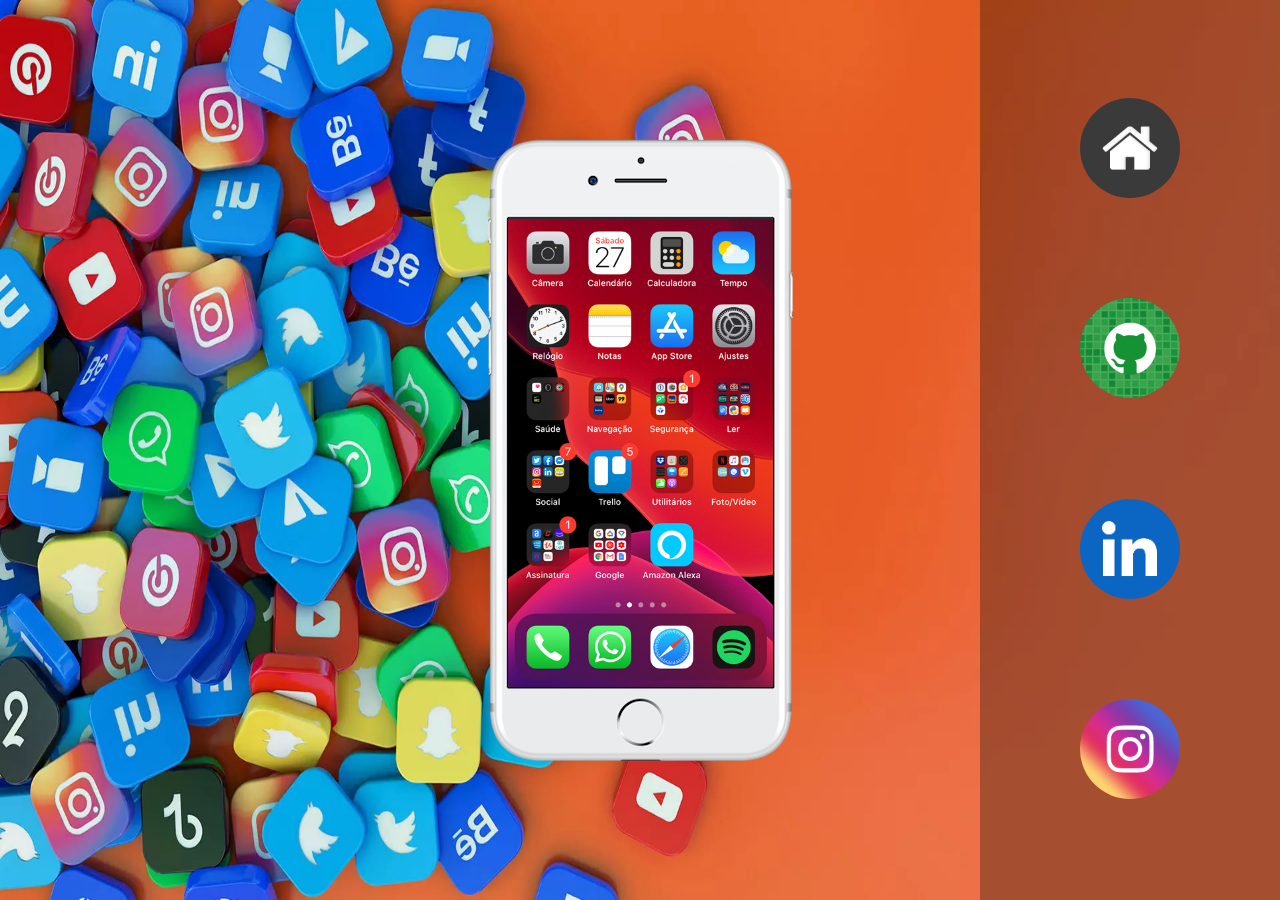
<file: index.html>
<!DOCTYPE html>
<html lang="pt-br">
<head>
    <meta charset="UTF-8">
    <meta name="viewport" content="width=device-width, initial-scale=1.0">
    <title>Redes Sociais</title>
    <link rel="shortcut icon" href="imagens/favicon_arroba.ico" type="image/x-icon">
    <link rel="stylesheet" href="estilos/style.css">
    <link rel="stylesheet" href="estilos/responsividade.css">
</head>
<body>
    <main>
        <iframe src="paginas/home.html" frameborder="0" name="celular"></iframe>
    </main>
    <nav>
        <button><a href="paginas/home.html" target="celular"><img src="imagens/logo-home.jpg" alt="Logo Home"></a></button>

        <button><a href="paginas/github.html" target="celular"><img src="imagens/logo-github.jpg" alt="Logo do Github"></a></button>

        <button><a href="paginas/linkedin.html" target="celular"><img src="imagens/logo-linkedin.png" alt="Logo do Linkedin"></a></button>

        <button><a href="paginas/instagram.html" target="celular"><img src="imagens/logo-instagram.jpg" alt="Logo do Instagram"></a></button>
    </nav>
</body>
</html>
</file>
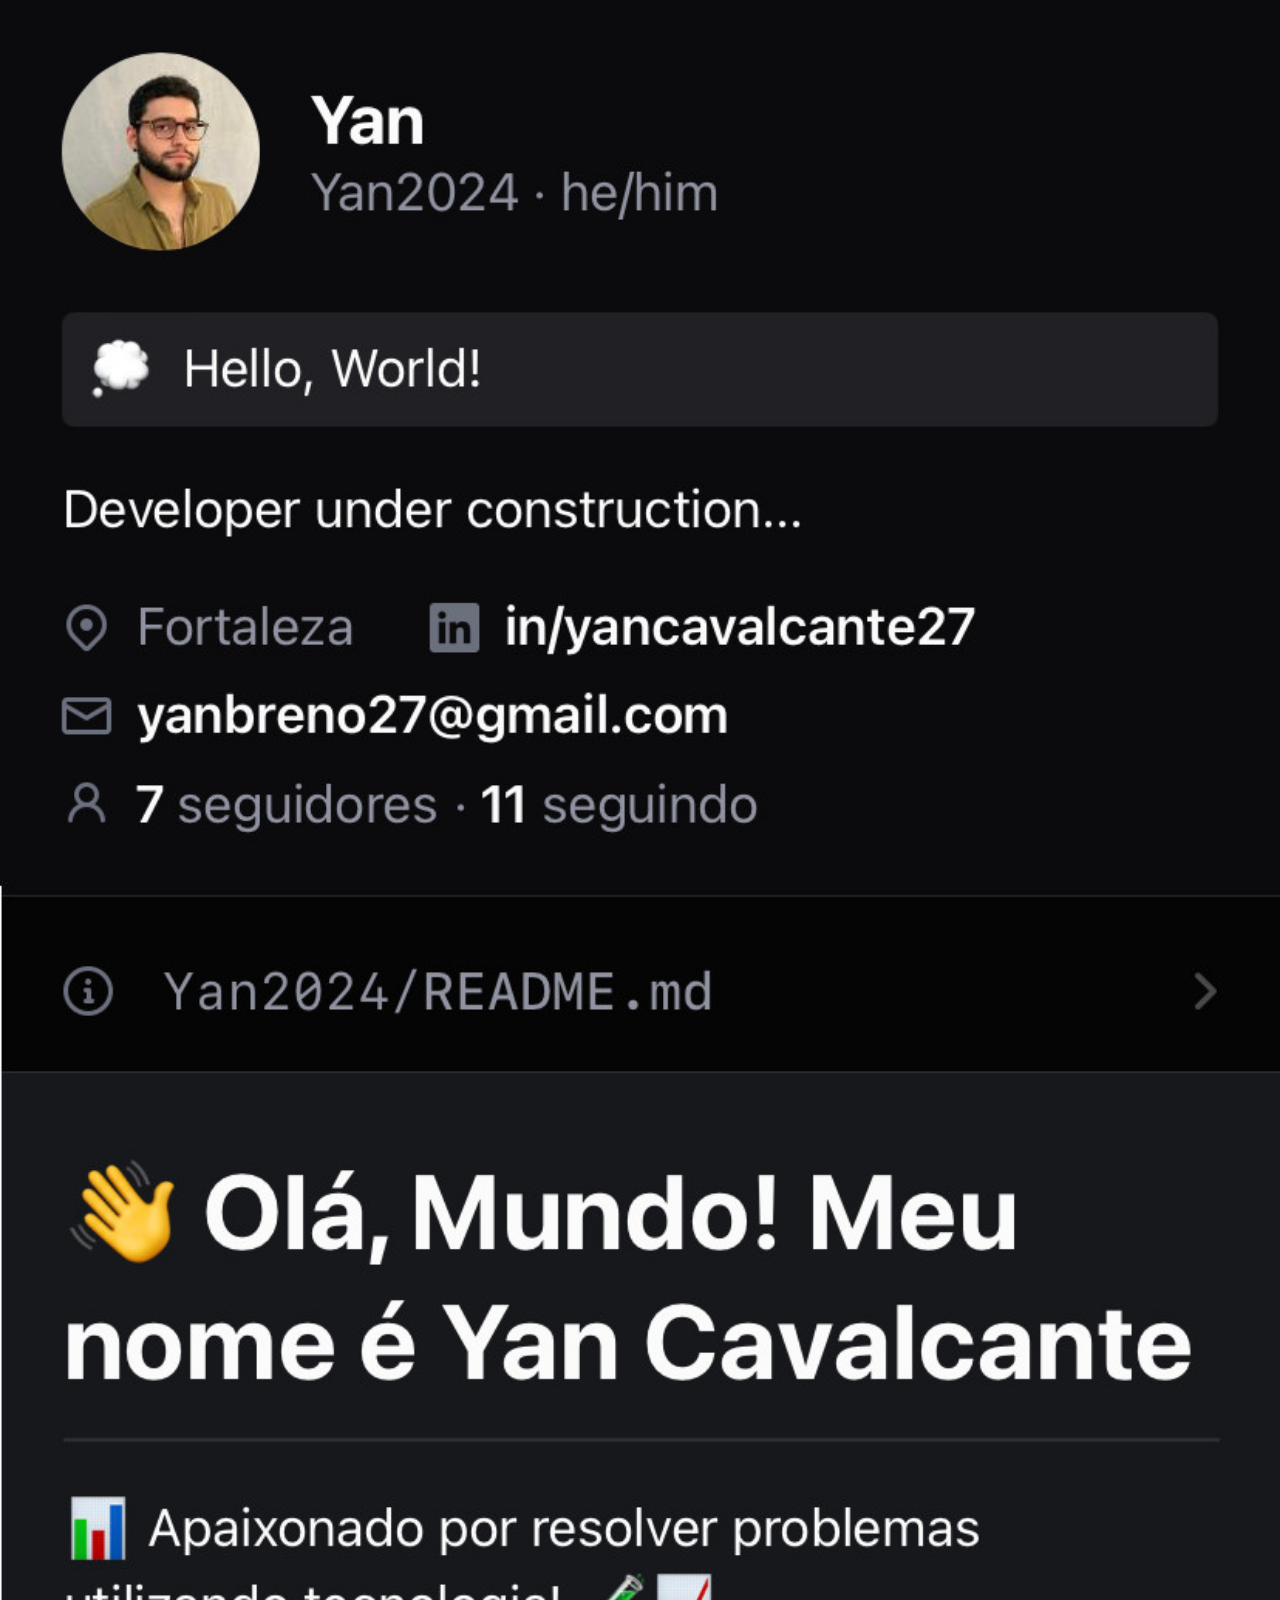
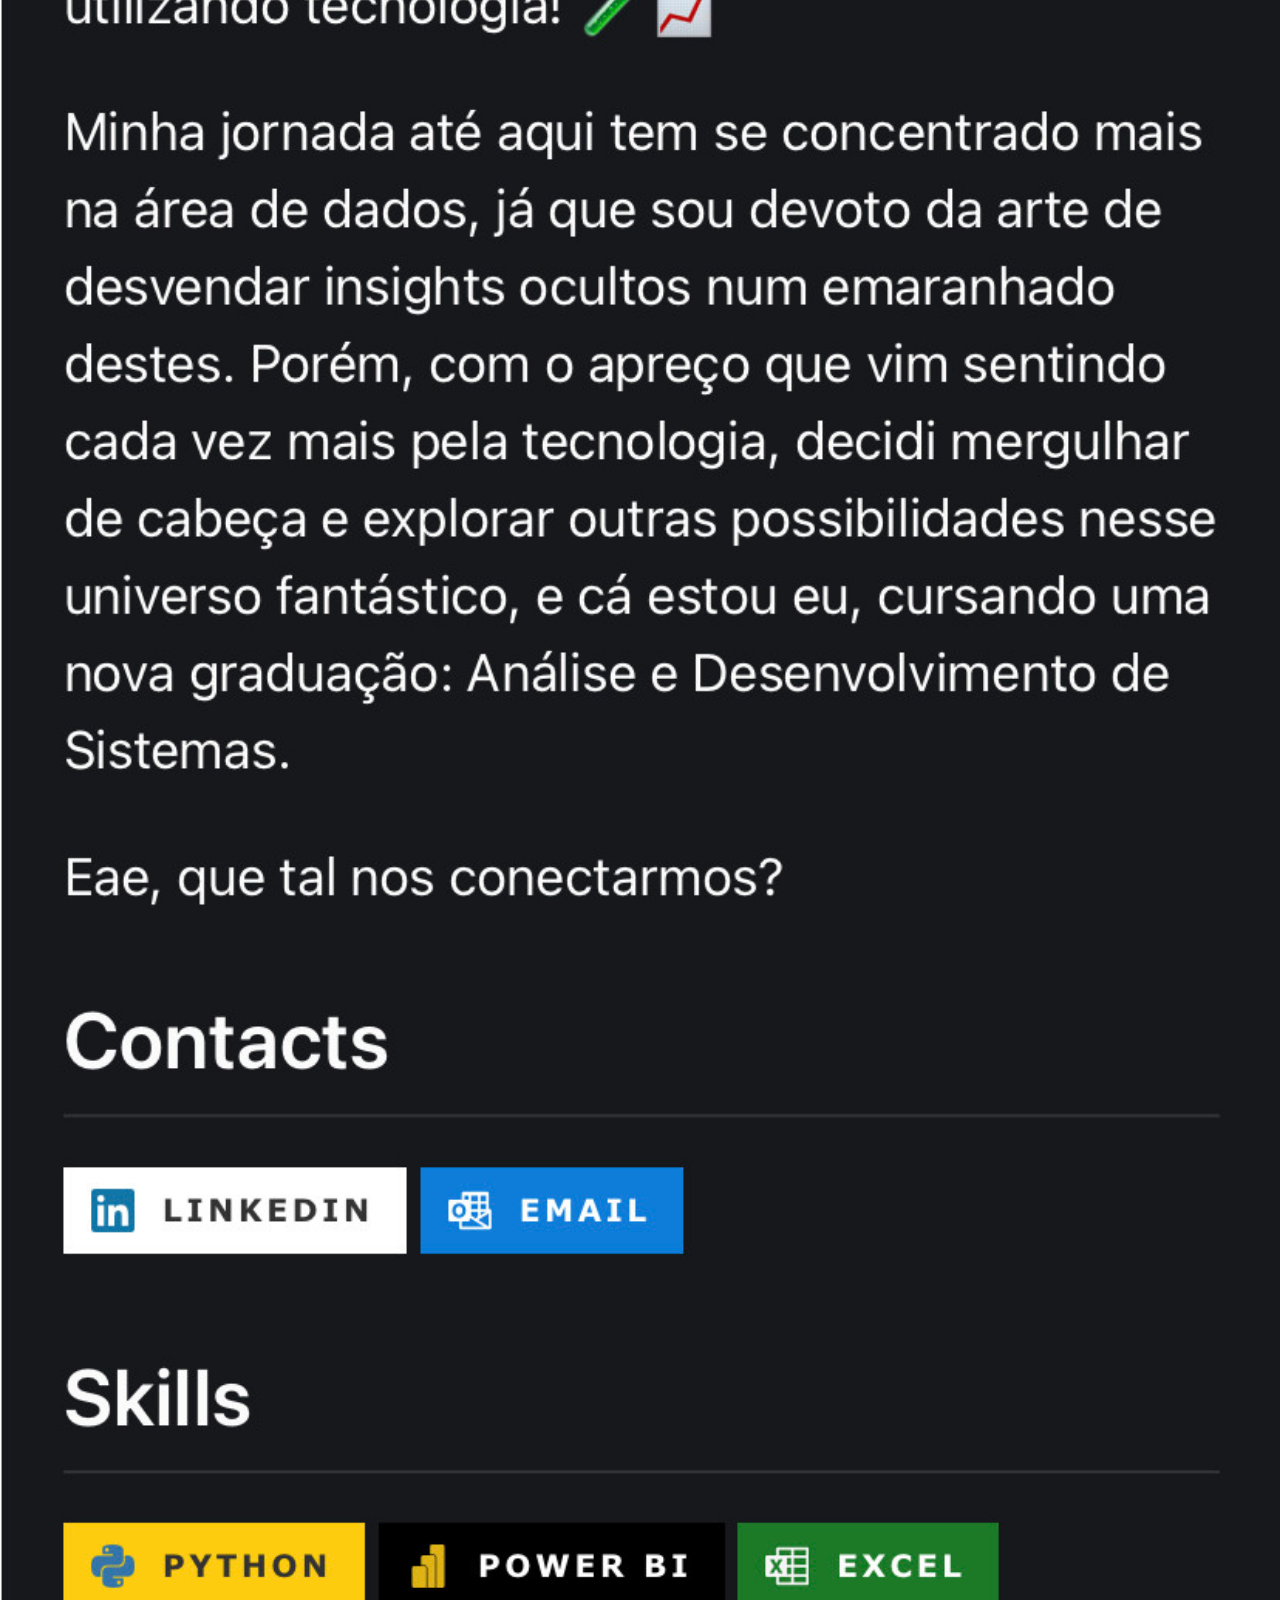
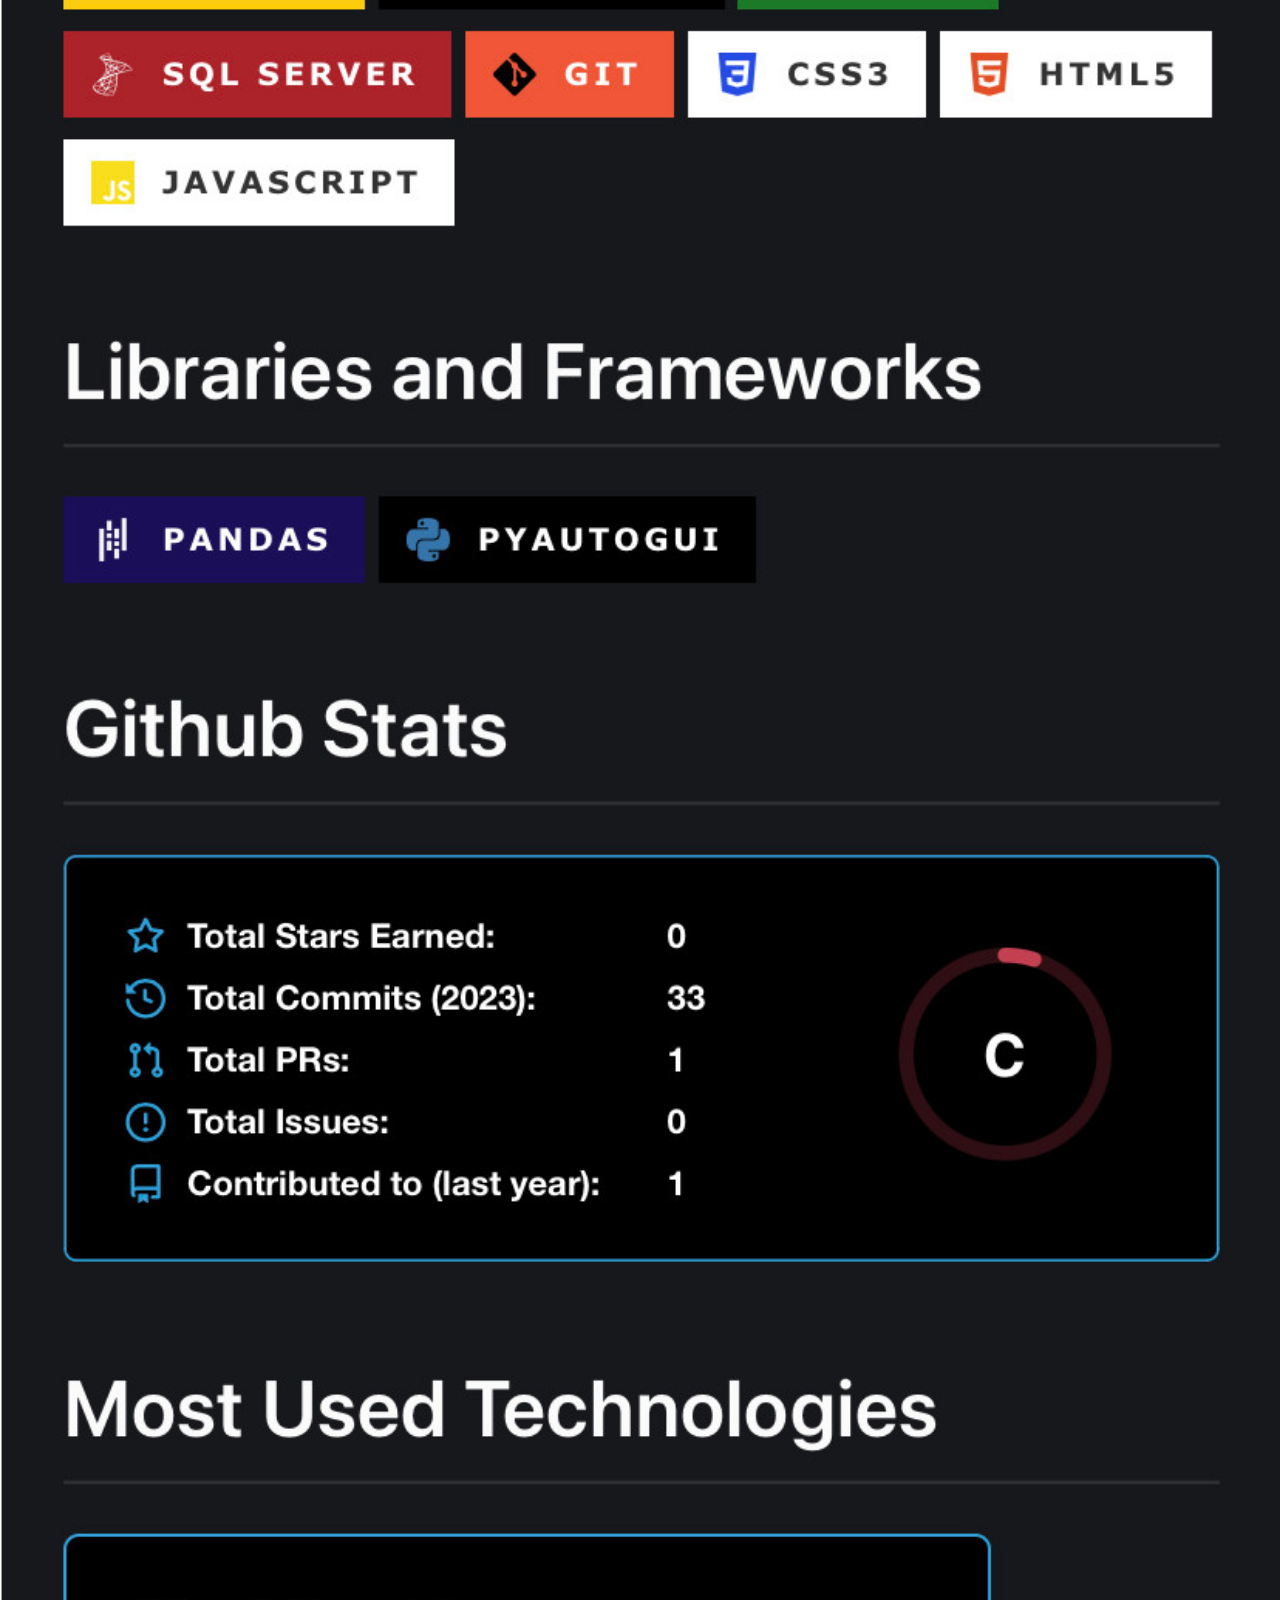
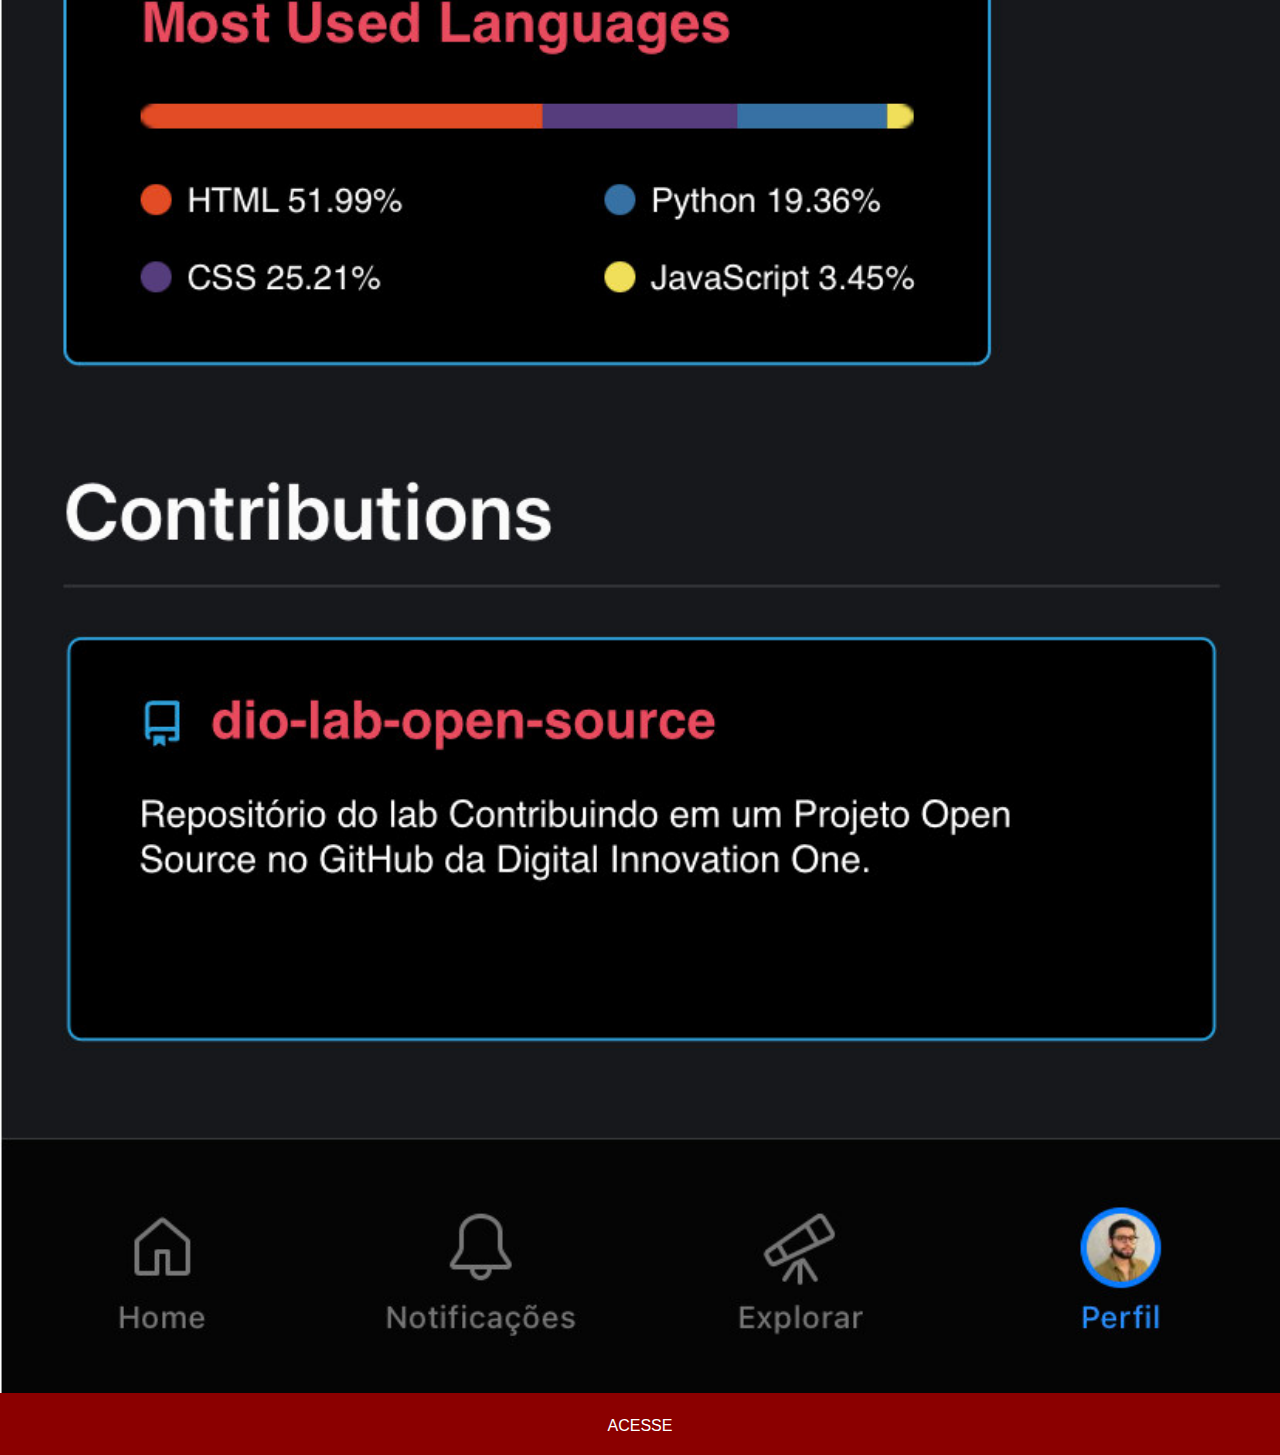
<file: paginas/github.html>
<!DOCTYPE html>
<html lang="pt-br">
<head>
    <meta charset="UTF-8">
    <meta name="viewport" content="width=device-width, initial-scale=1.0">
    <link rel="stylesheet" href="../estilos/style2.css">
    <title>Github</title>
</head>
<body>
    <img src="../imagens/tela-github.jpg" alt="">
    <a href="https://github.com/Yan2024" target="_blank"><p>ACESSE</p></a>
</body>
</html>
</file>
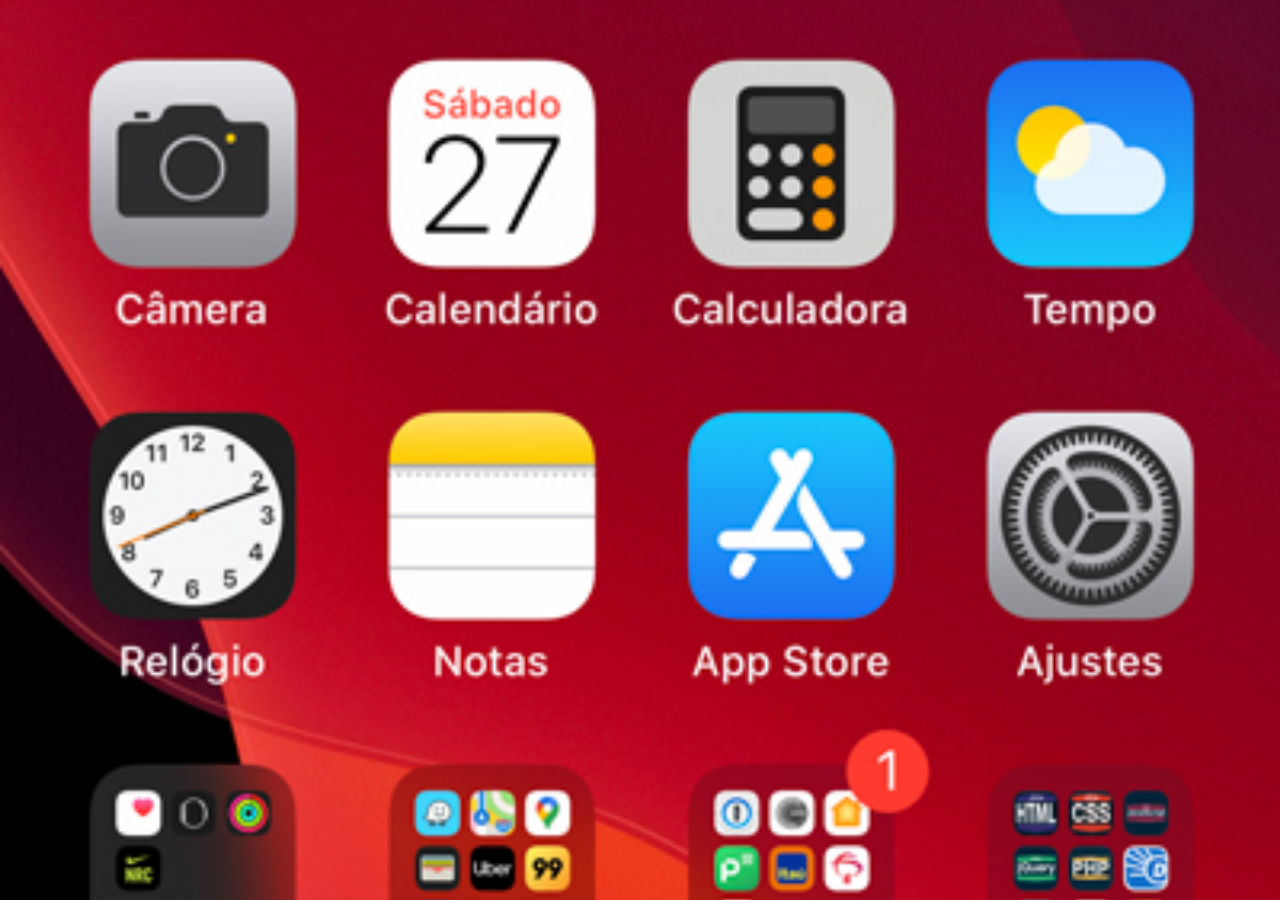
<file: paginas/home.html>
<!DOCTYPE html>
<html lang="pt-br">
<head>
    <meta charset="UTF-8">
    <meta name="viewport" content="width=device-width, initial-scale=1.0">
    <link rel="stylesheet" href="../estilos/style.css">
    <title>Imagem Home</title>
    <style> 
        body {
            height: 60vh;
            width: 100vw;
            overflow: hidden;
            background-image: url(../imagens/tela-home.jpg);
            background-size: cover;
            background-repeat: no-repeat;
        }
    </style>
</head>
<body>
    
</body>
</html>
</file>
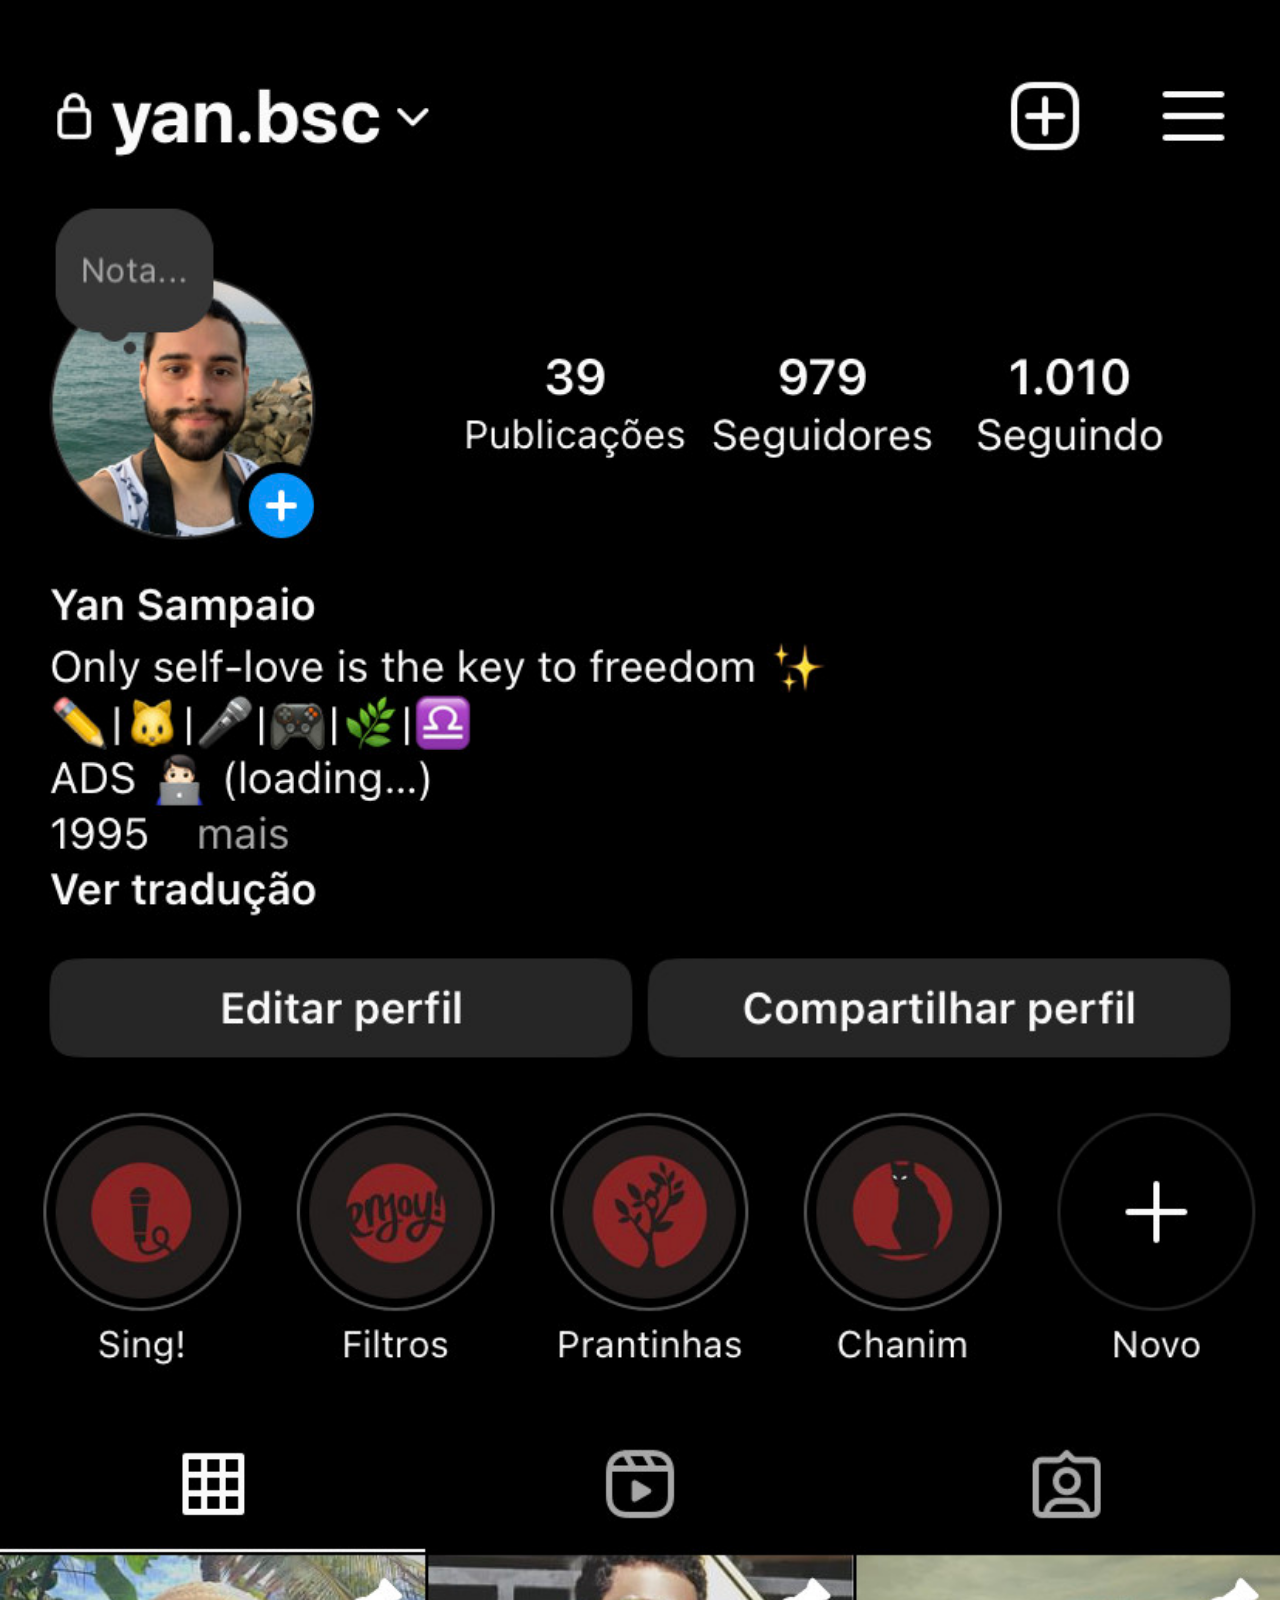
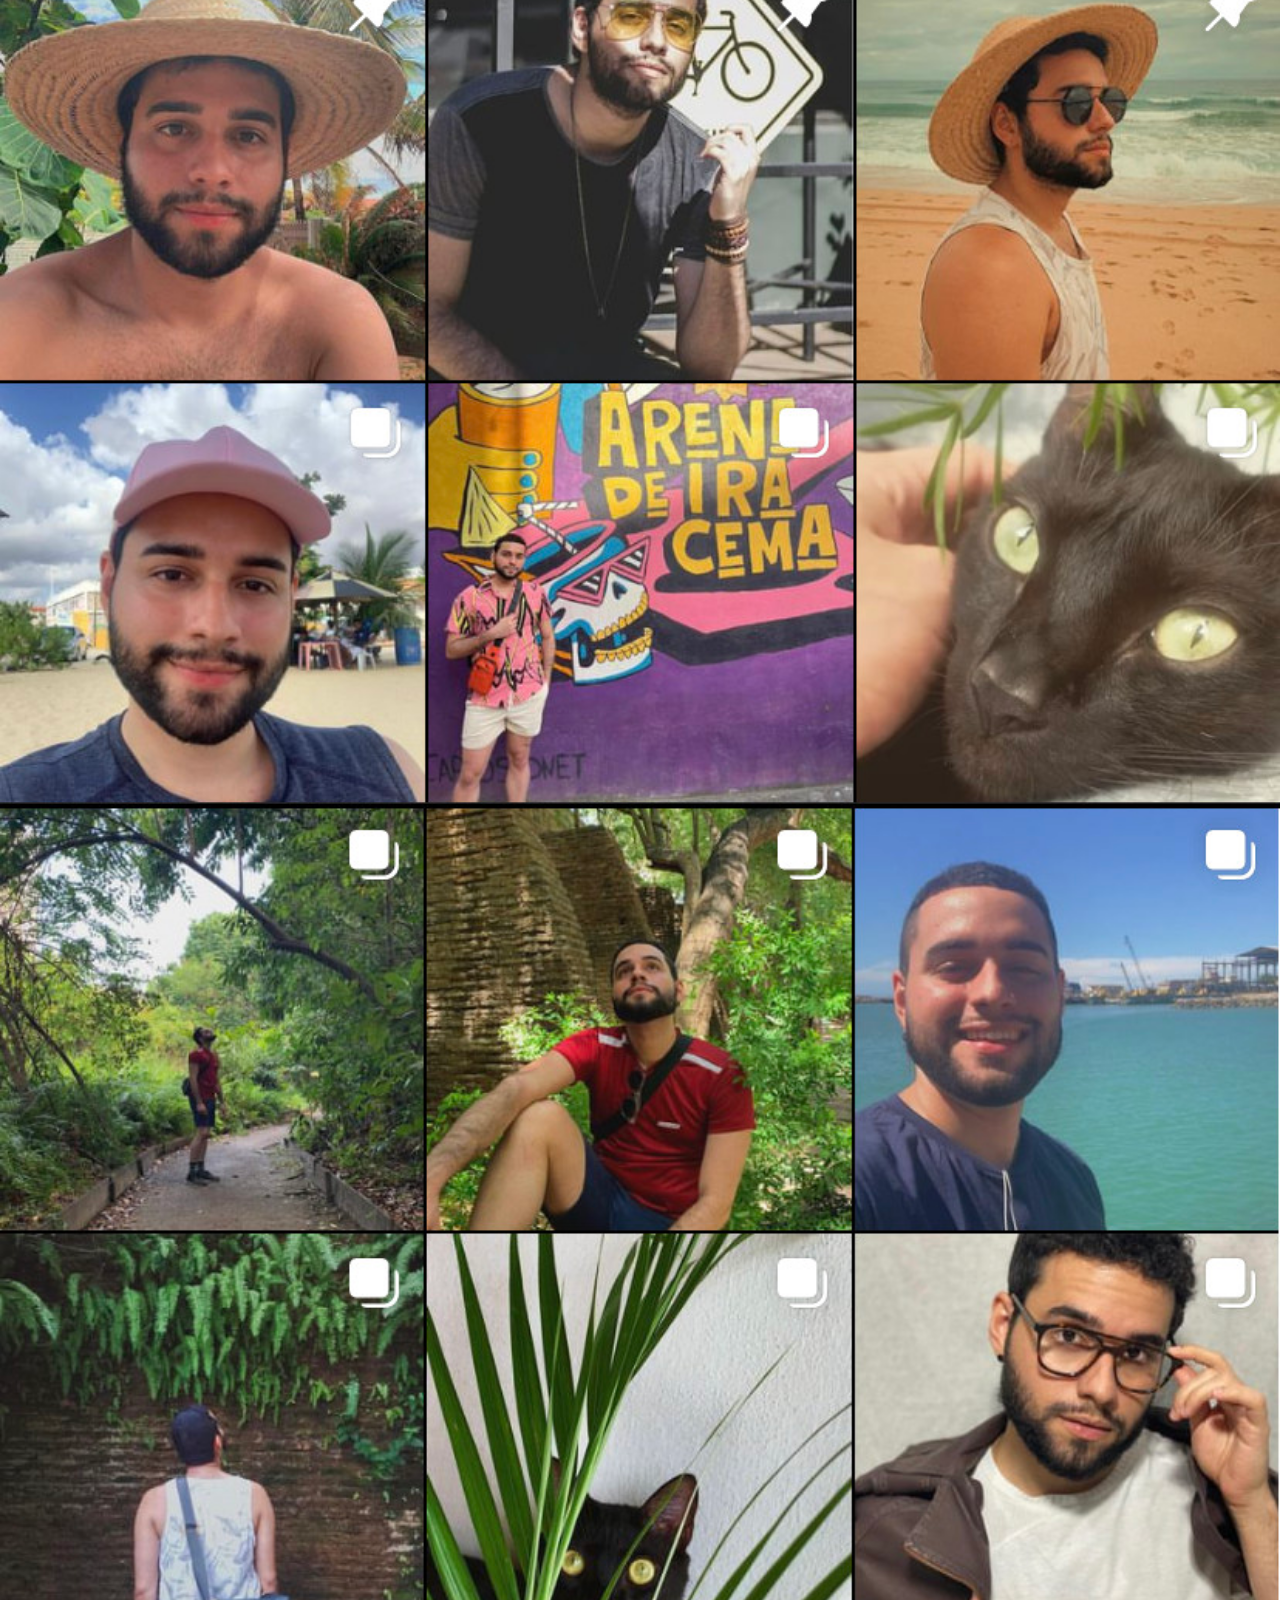
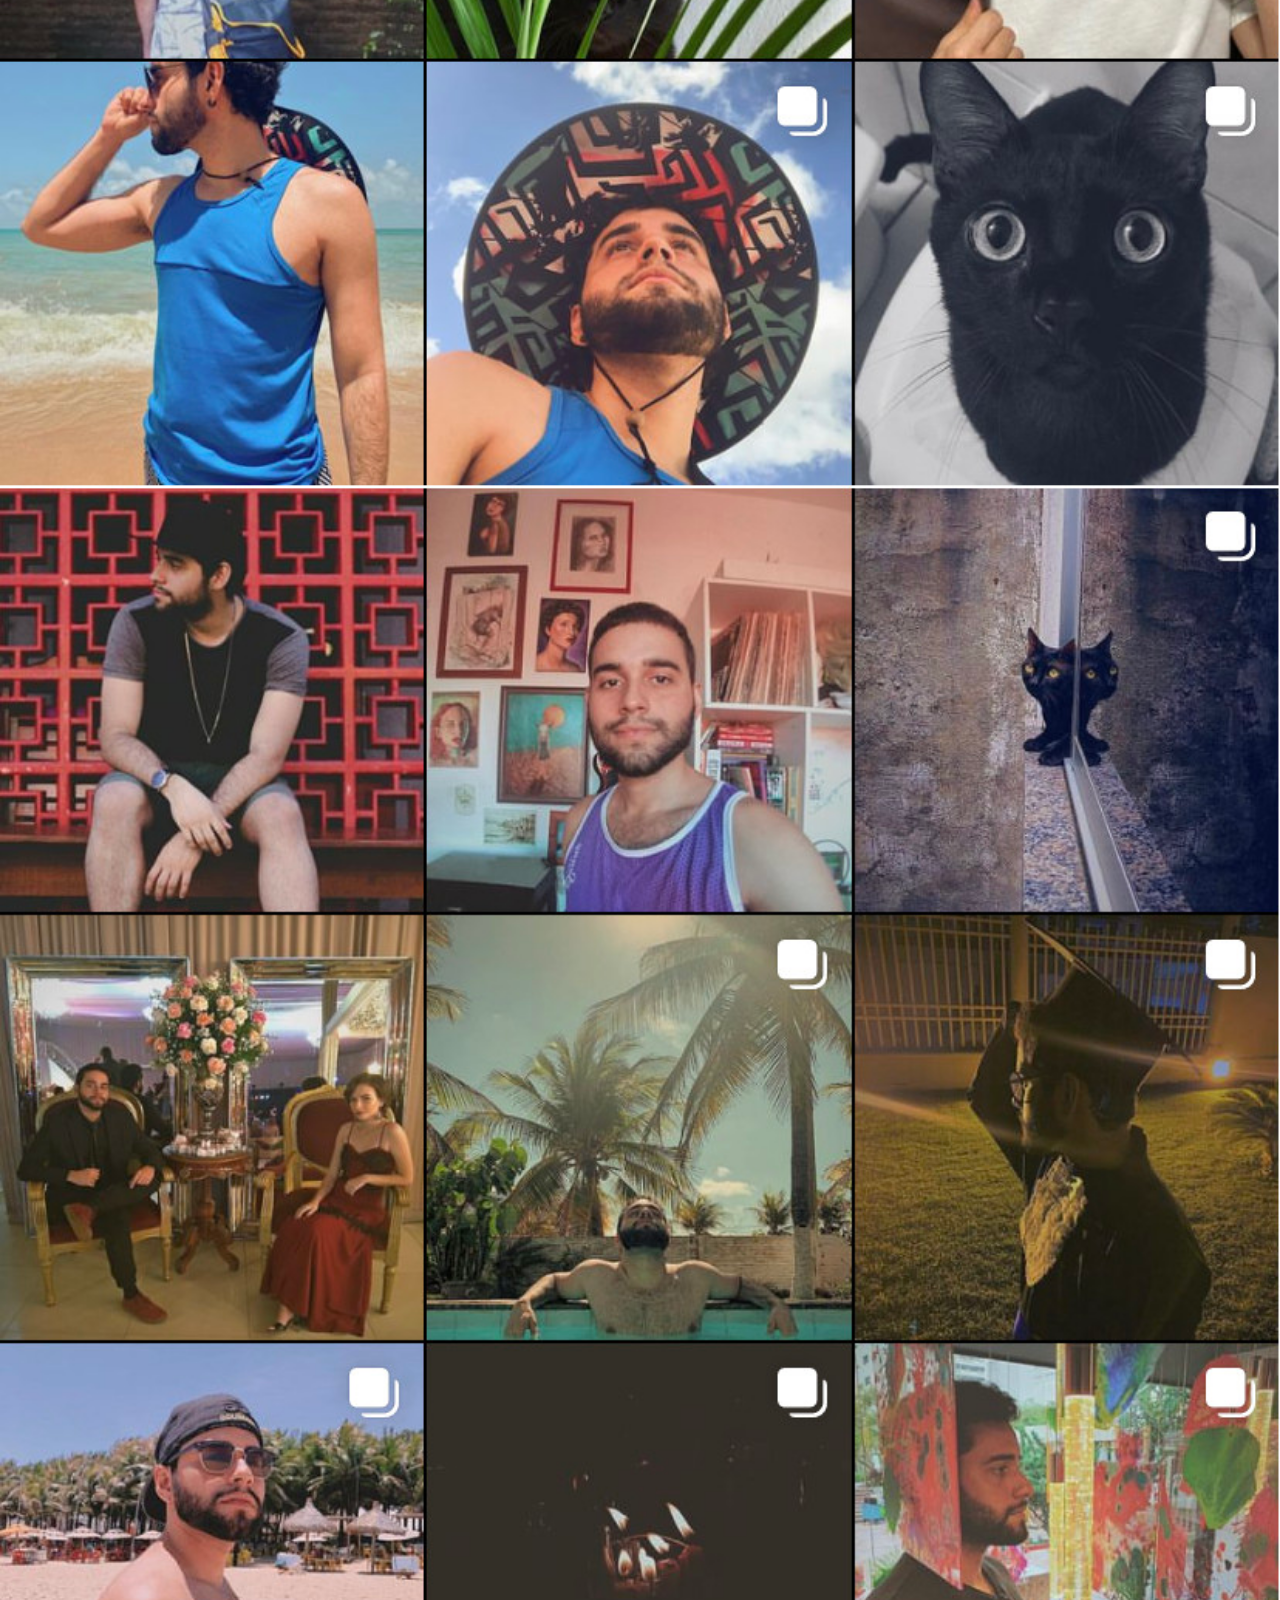
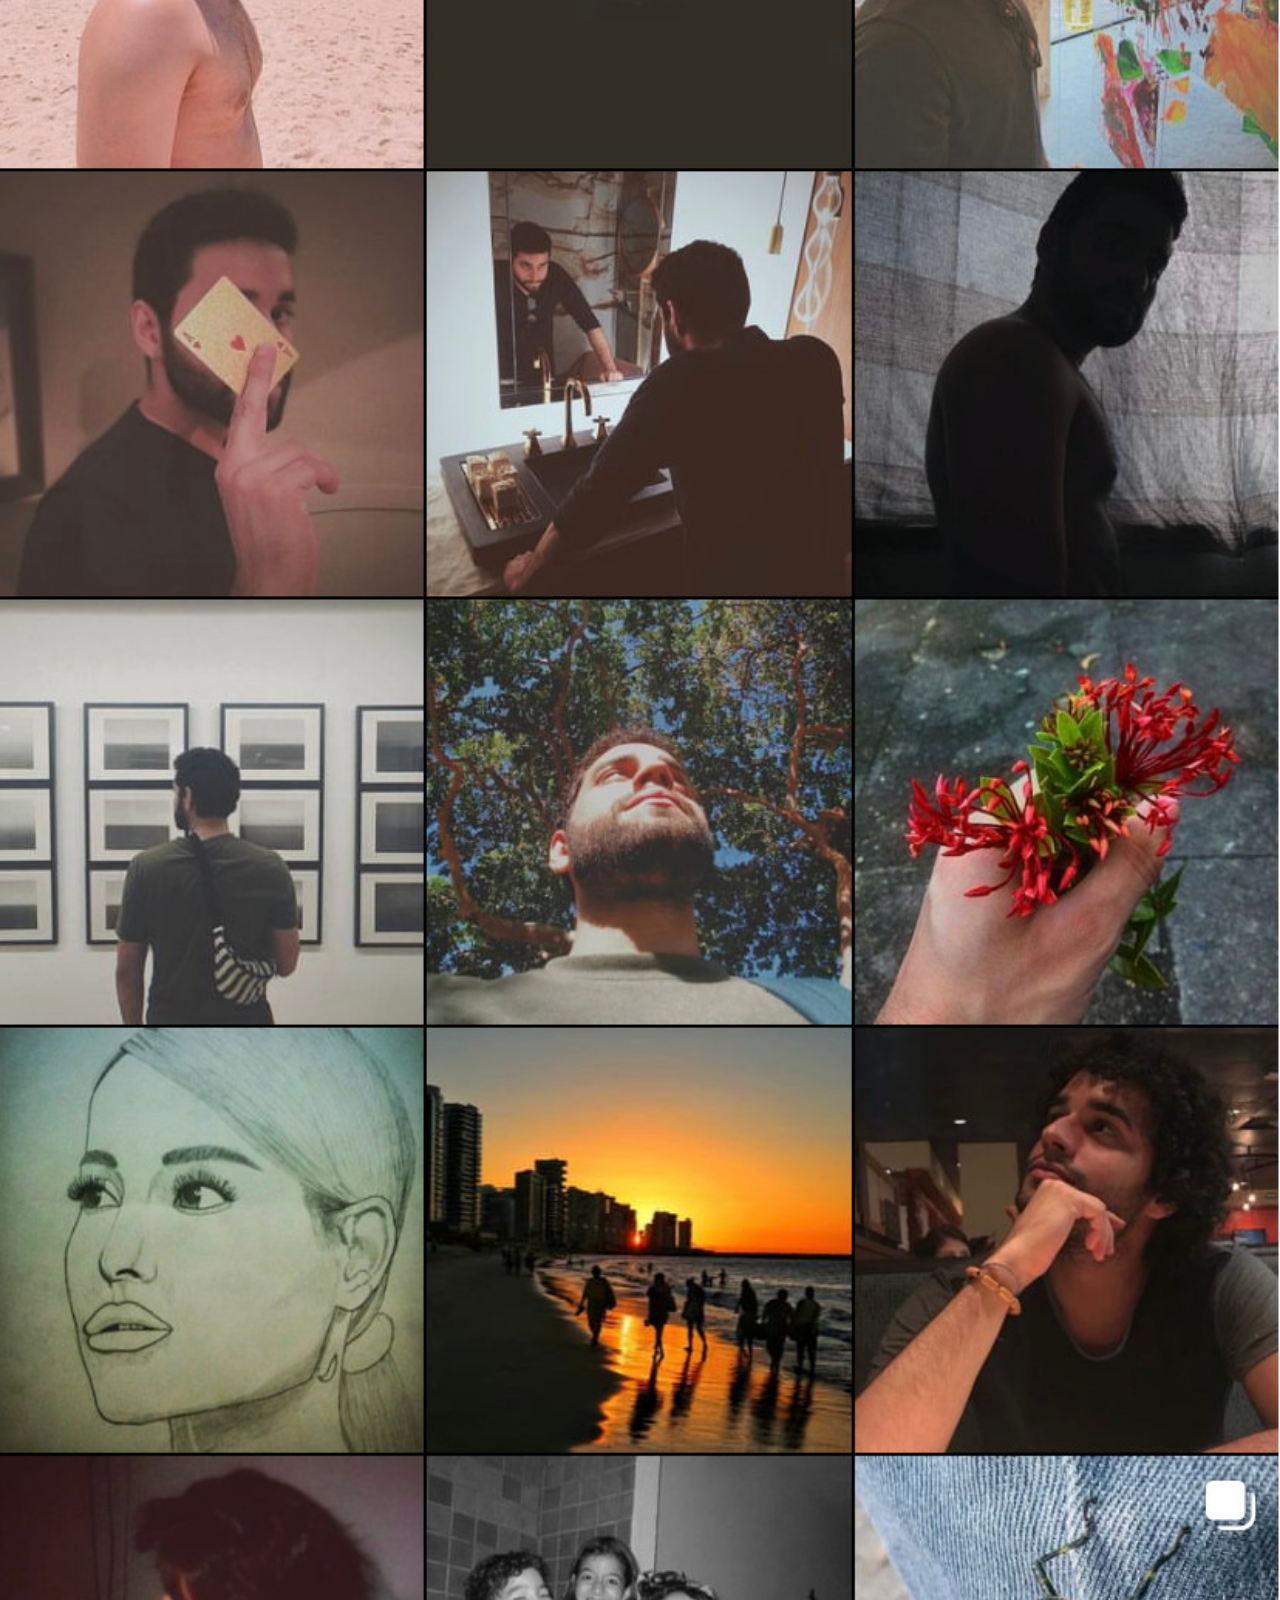
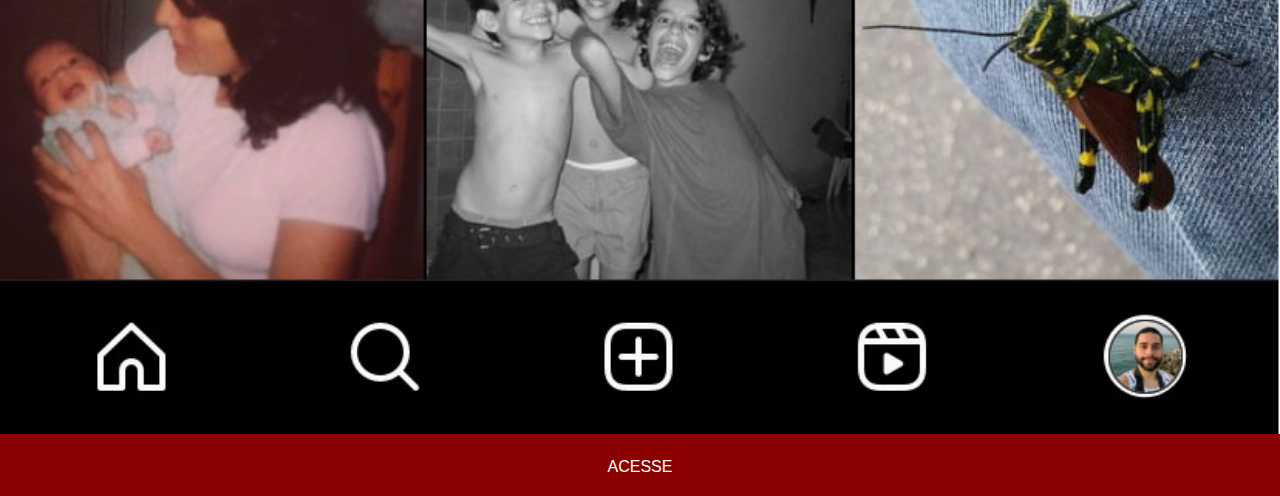
<file: paginas/instagram.html>
<!DOCTYPE html>
<html lang="pt-br">
<head>
    <meta charset="UTF-8">
    <meta name="viewport" content="width=device-width, initial-scale=1.0">
    <link rel="stylesheet" href="../estilos/style2.css">
    <title>Instagram</title>
</head>
<body>
    <img src="../imagens/tela-instagram.jpg" alt="Tela do Instagram">
    <a href="https://www.instagram.com/yan.bsc/" target="_blank"><p>ACESSE</p></a>
</body>
</html>
</file>
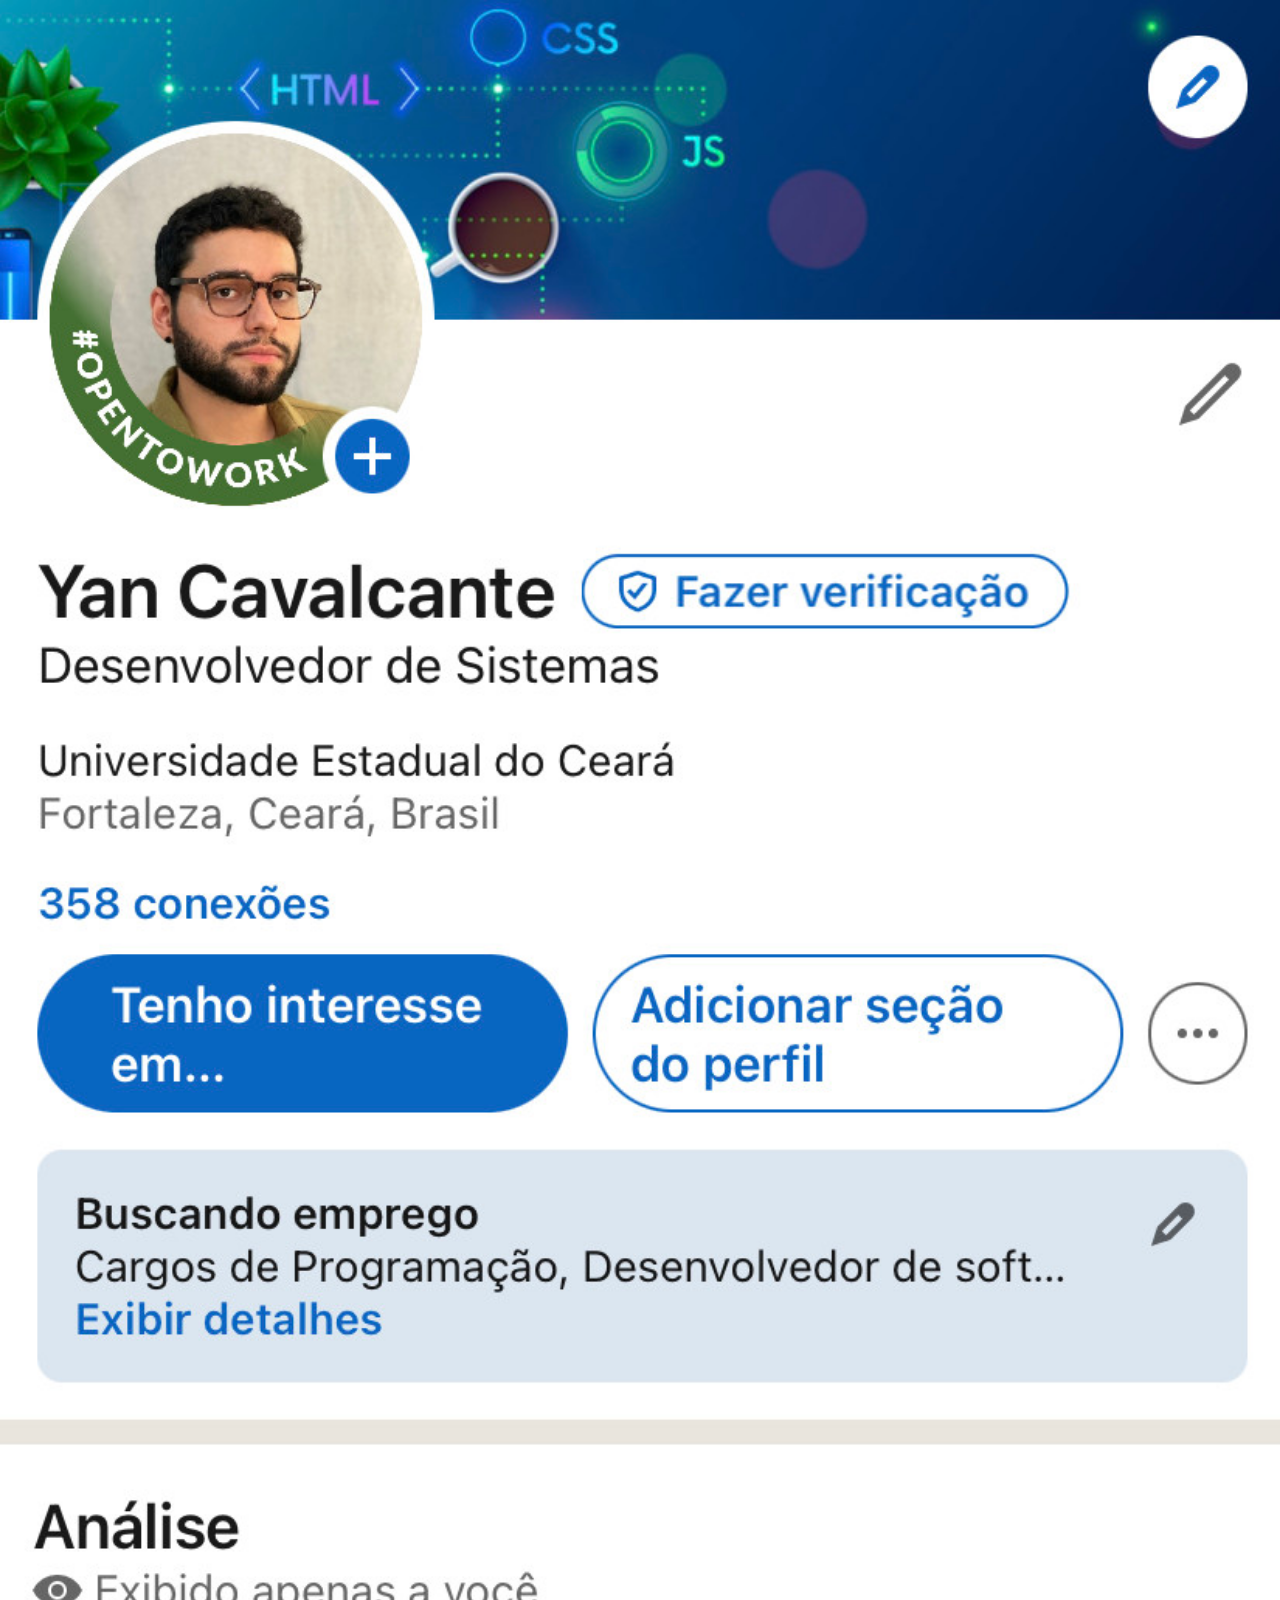
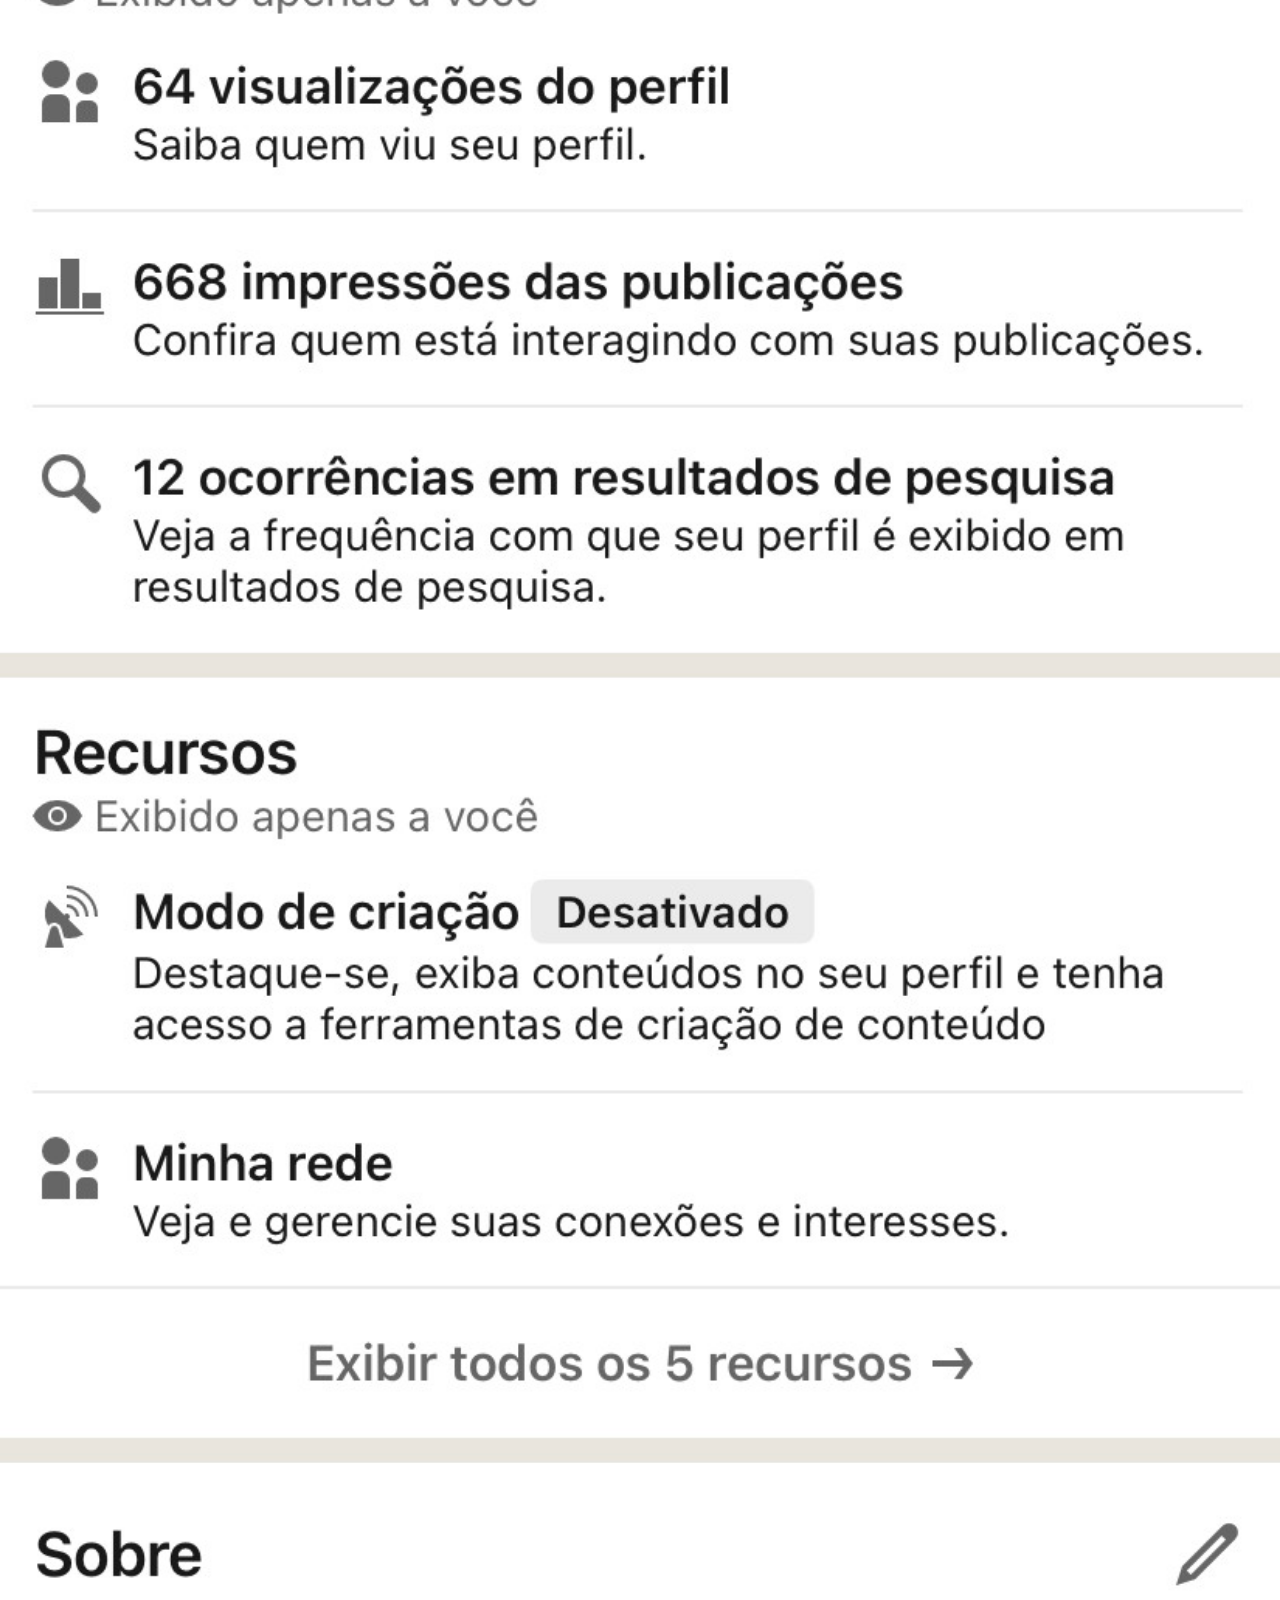
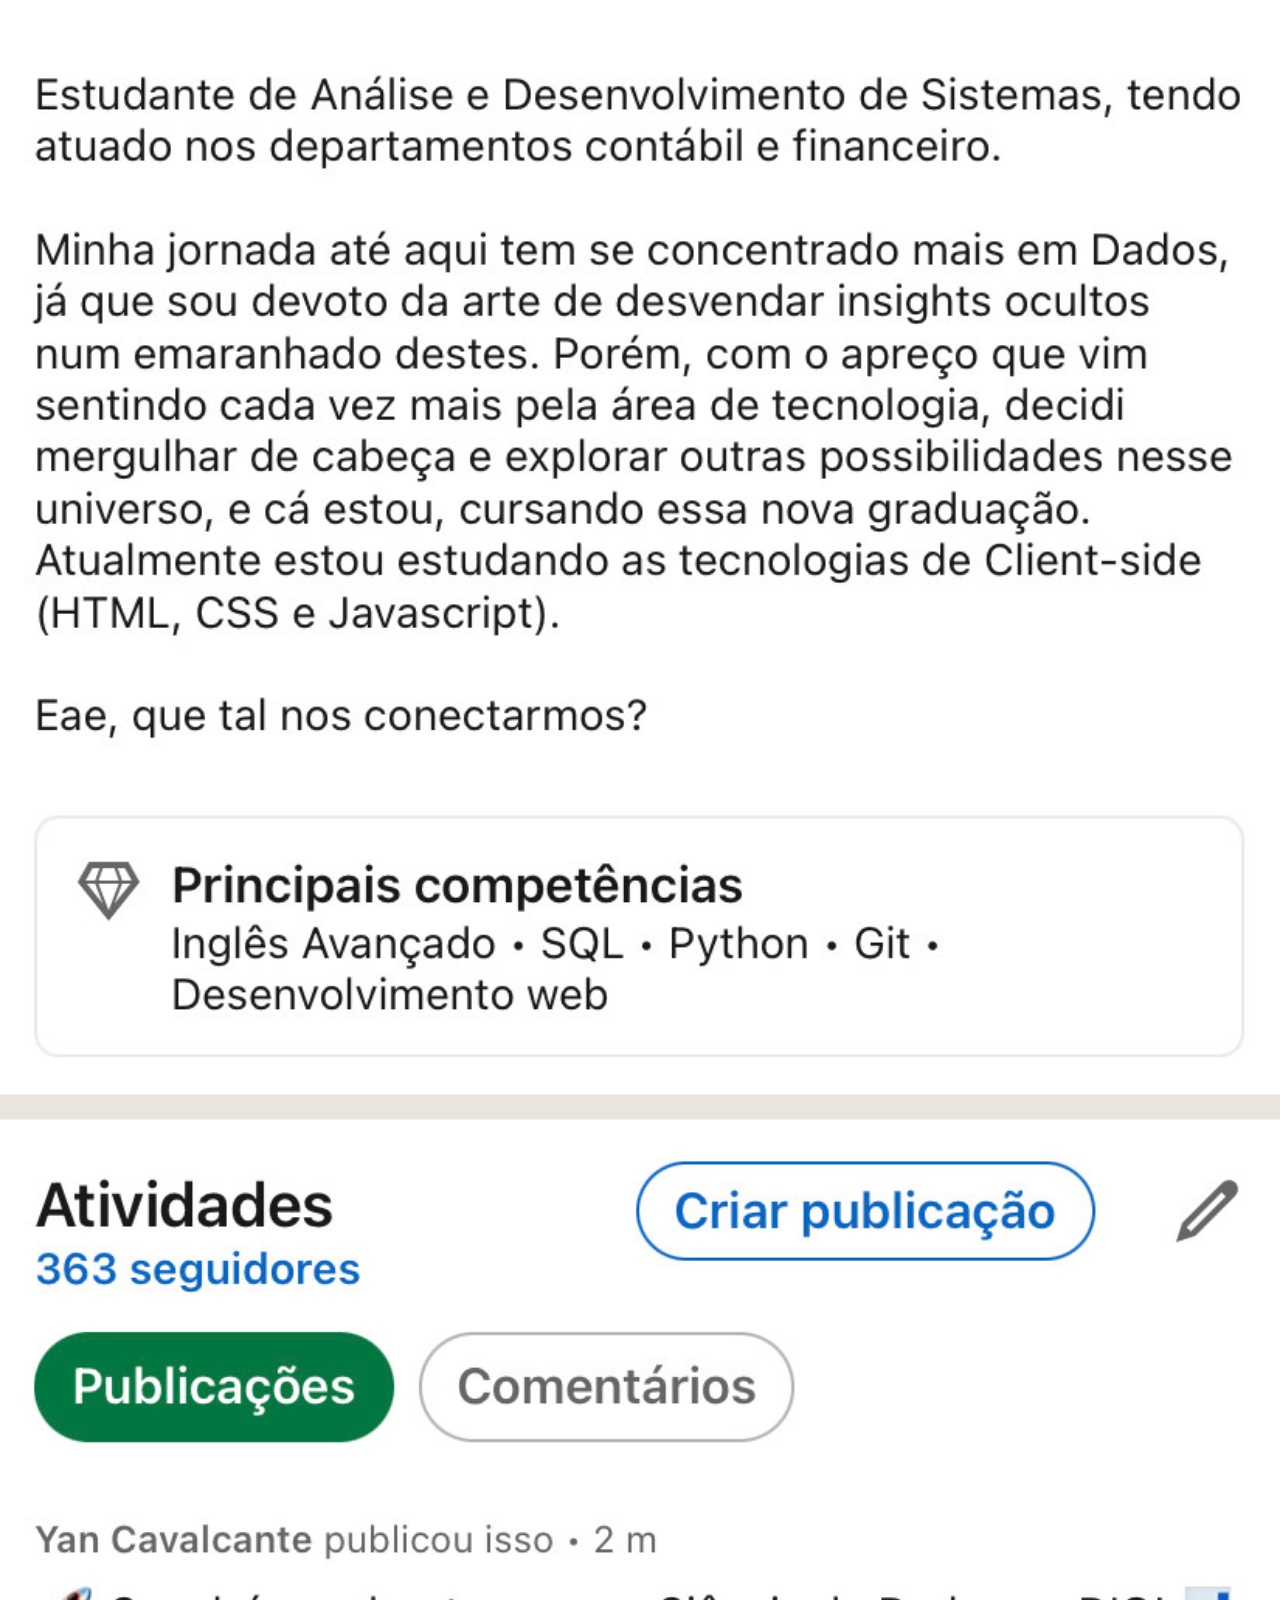
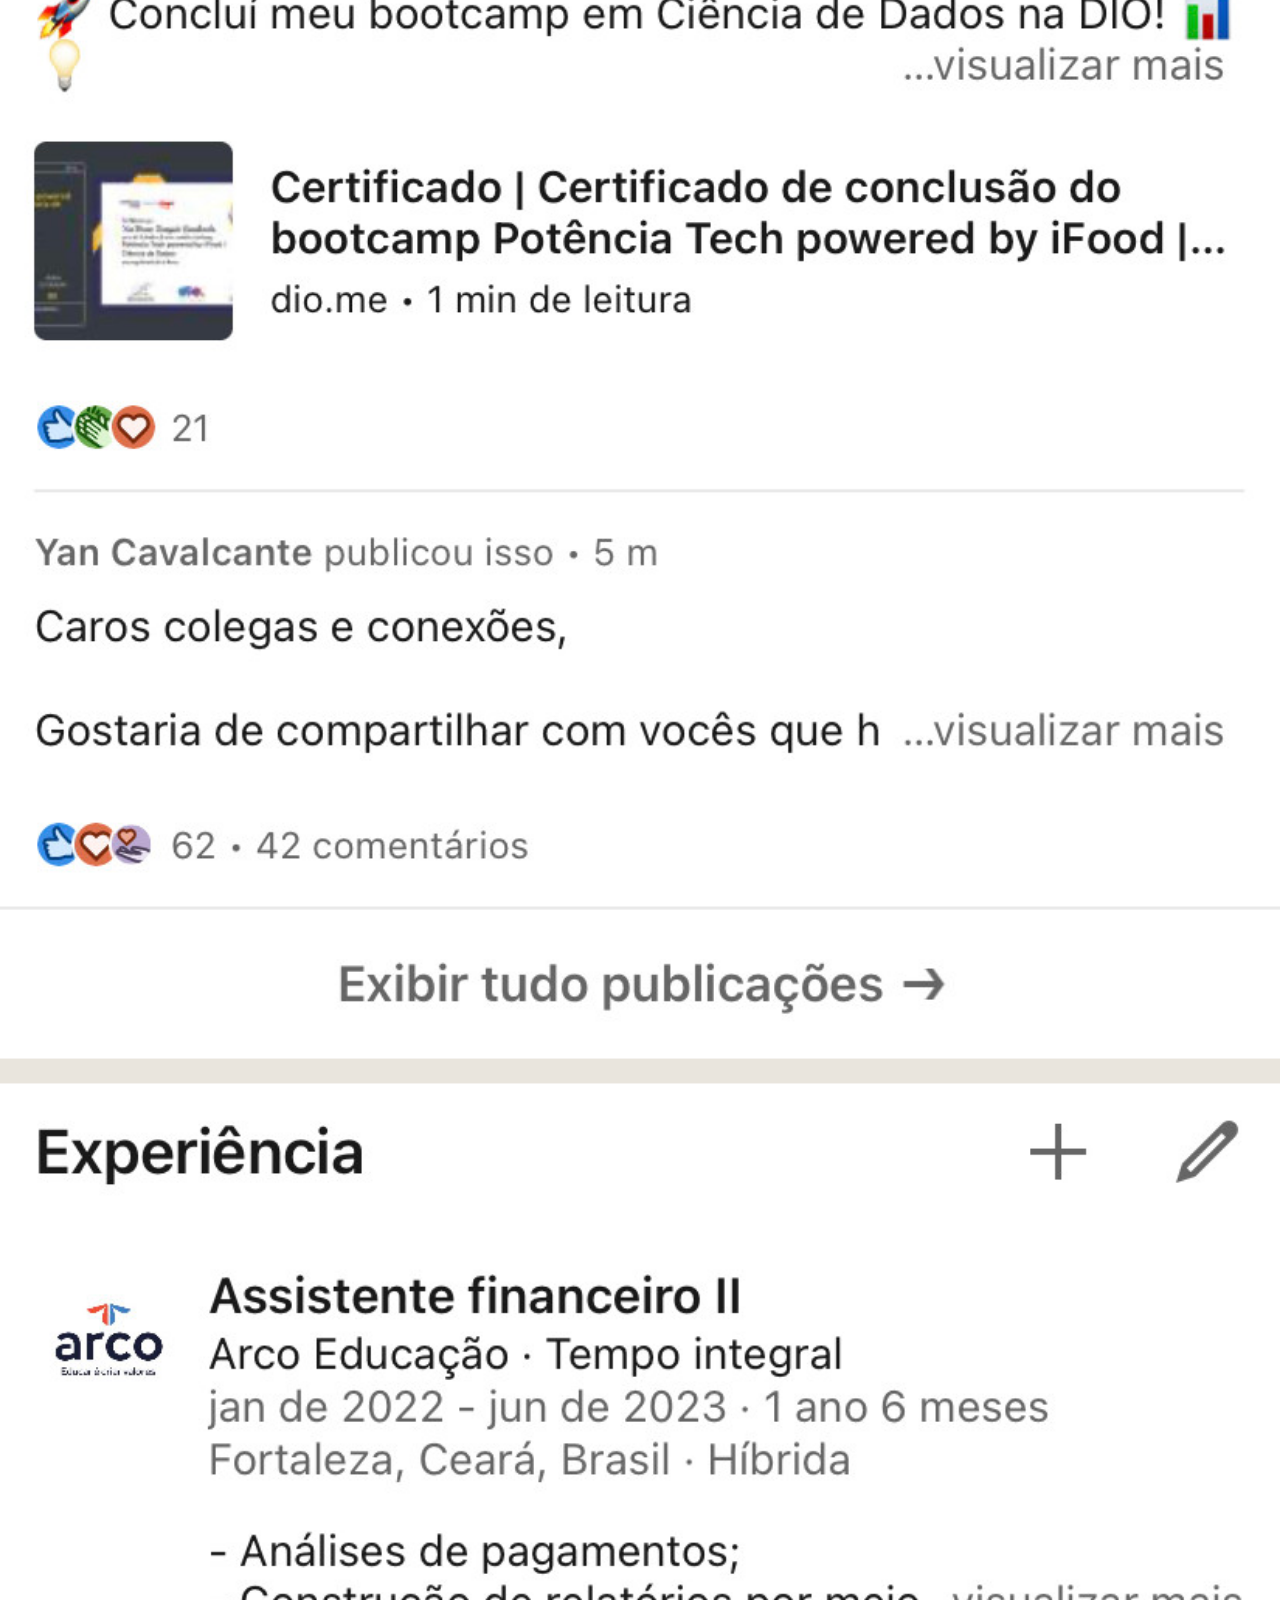
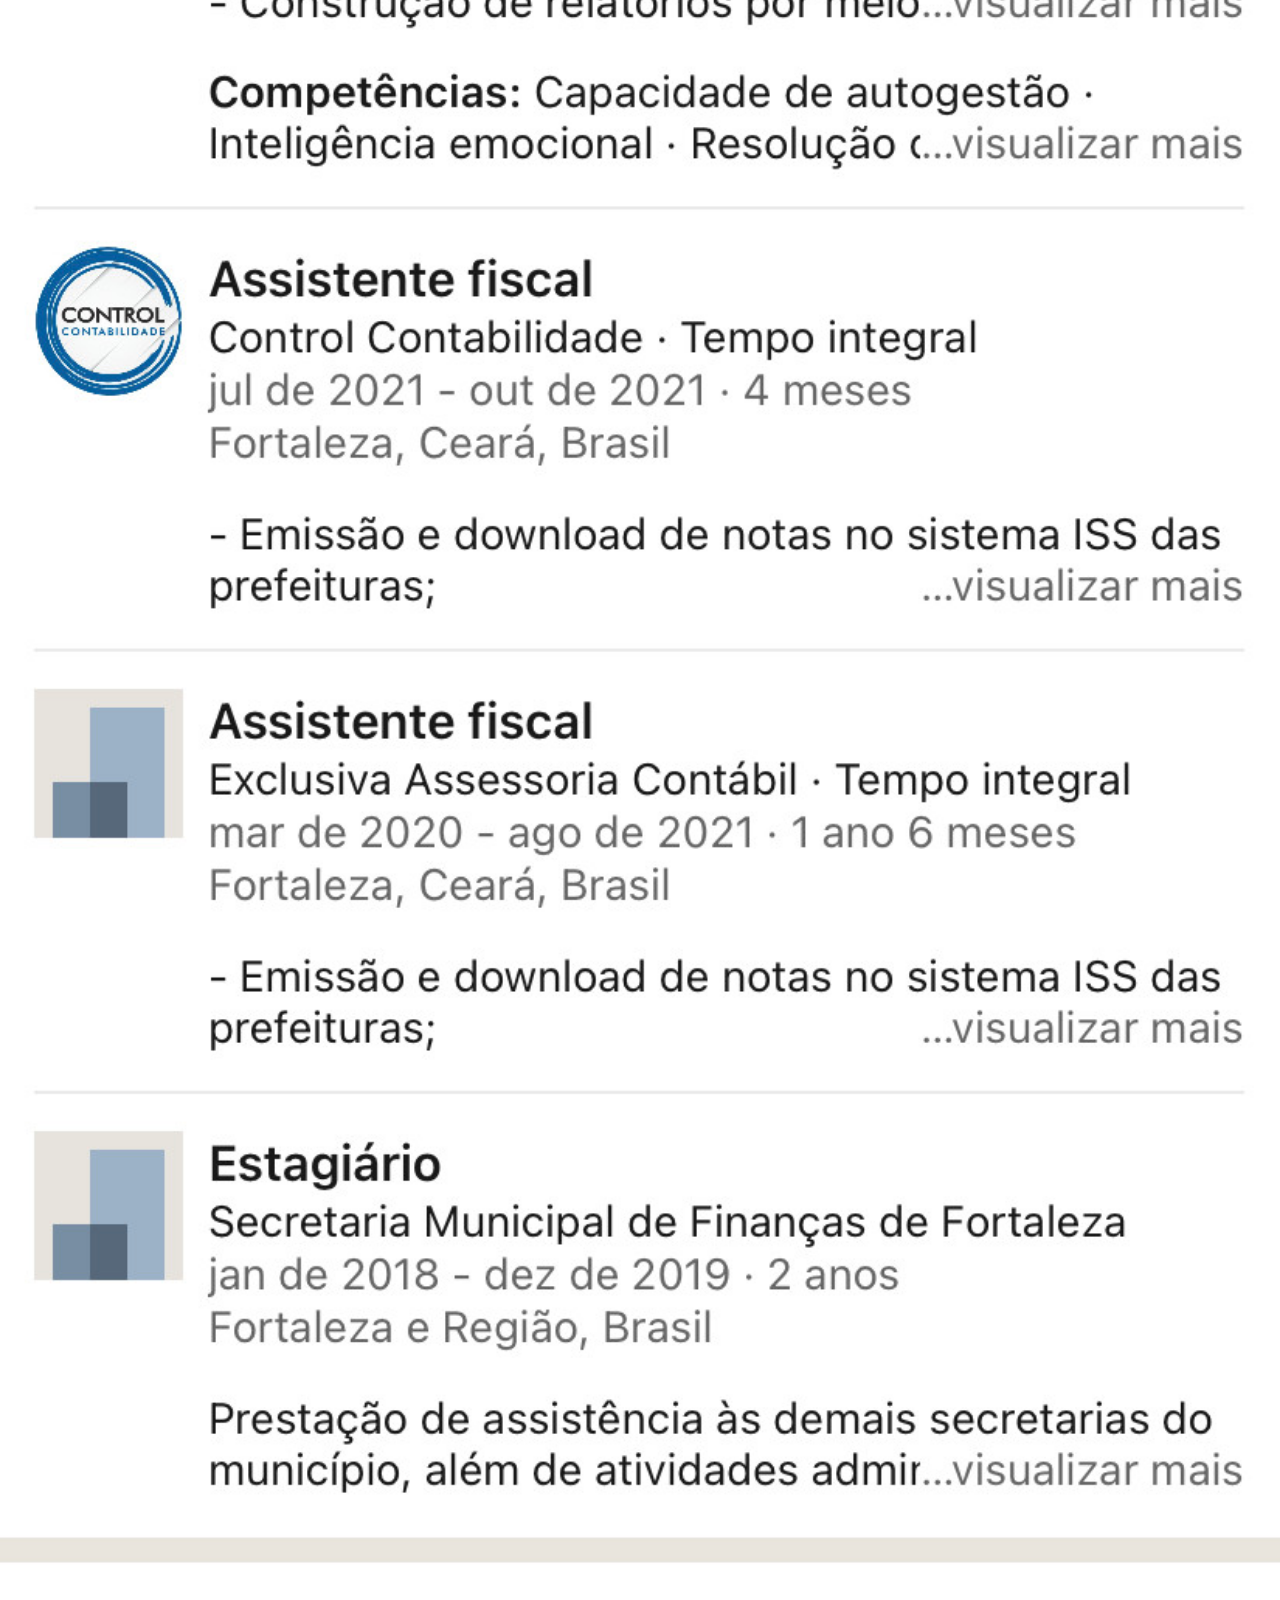
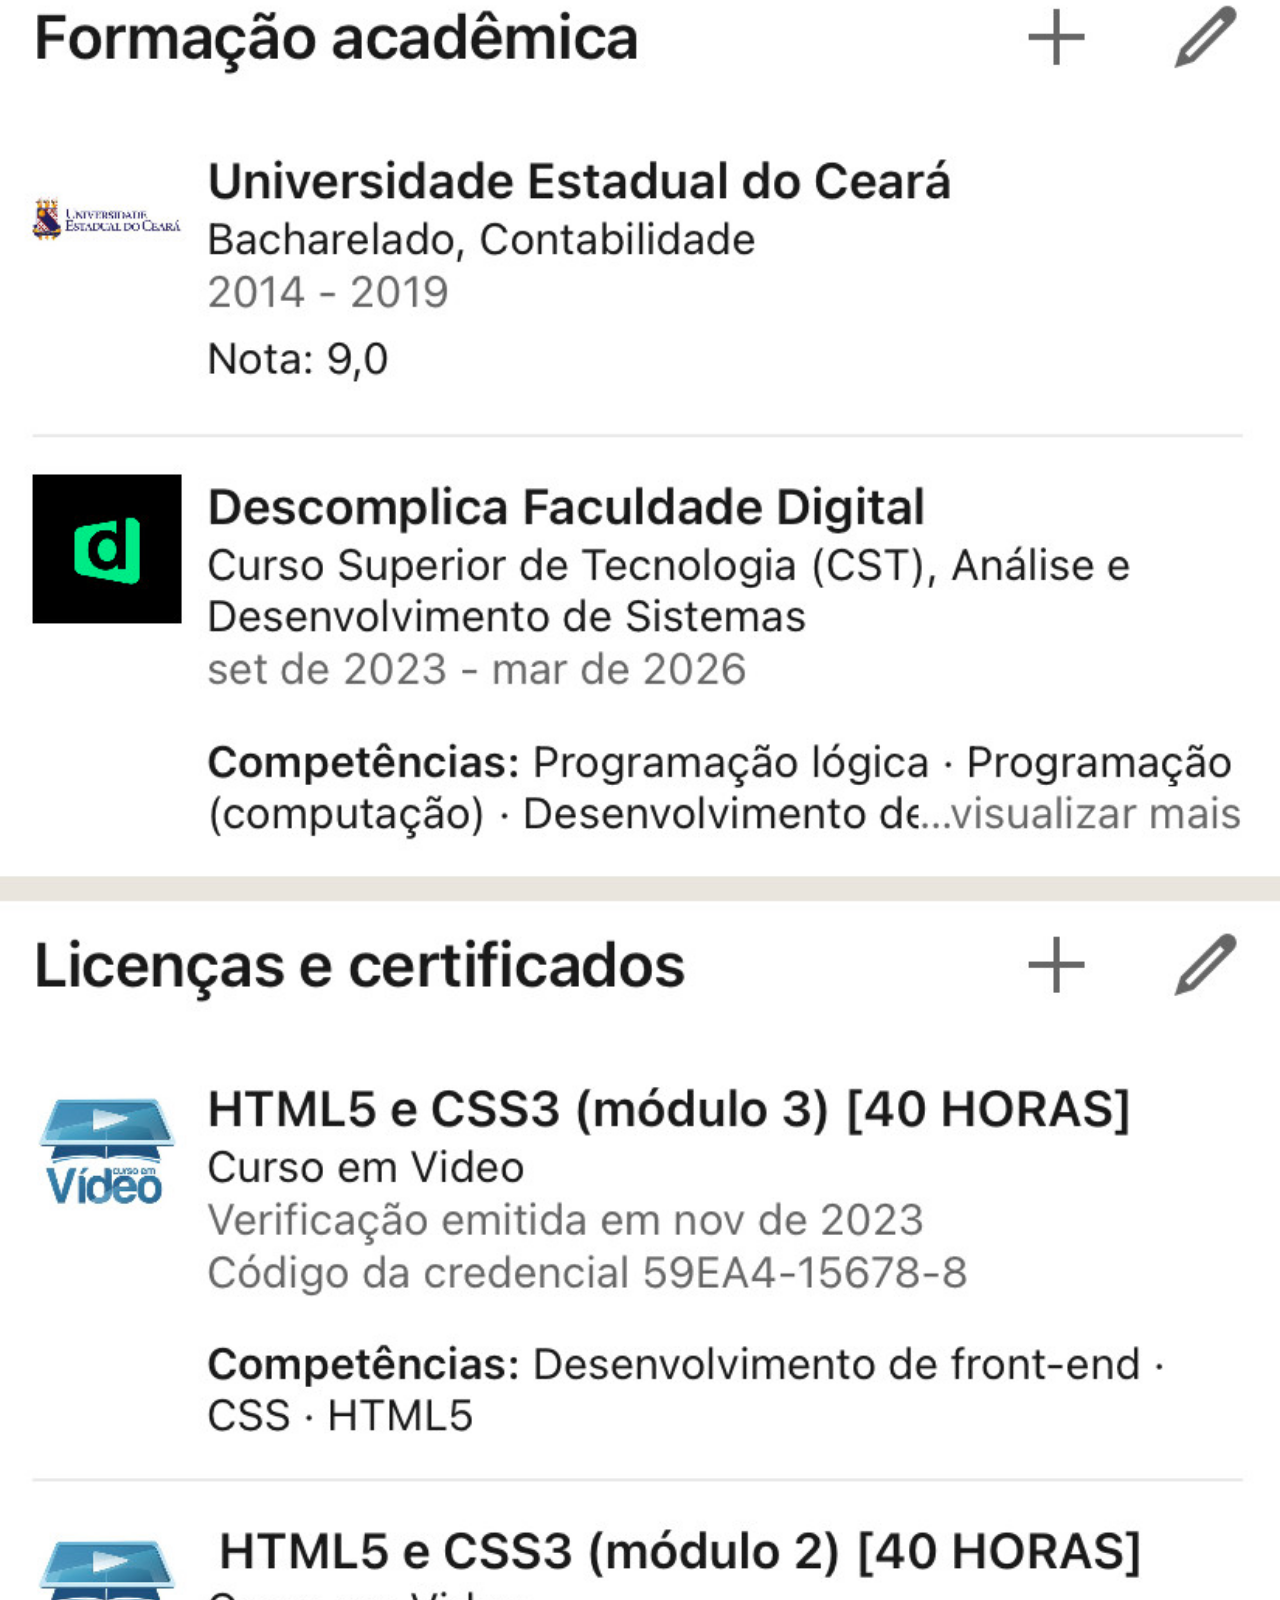
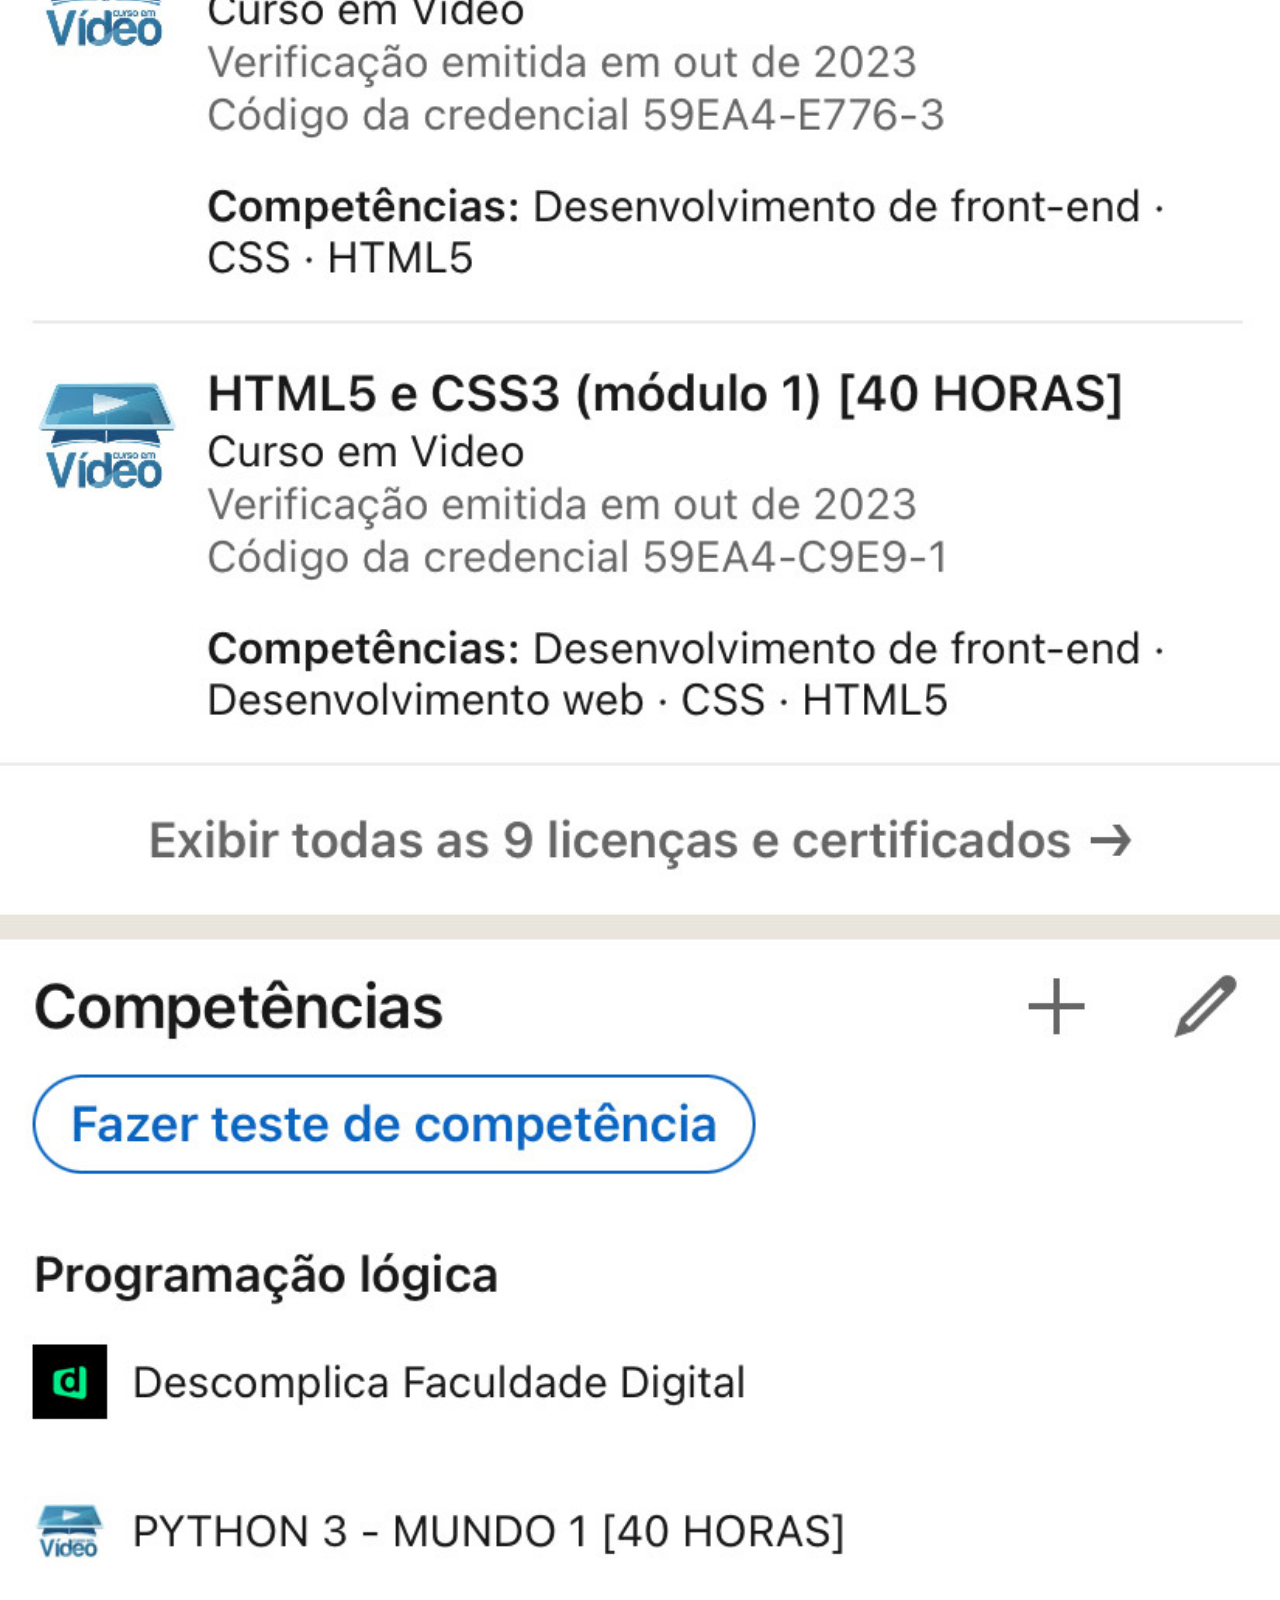
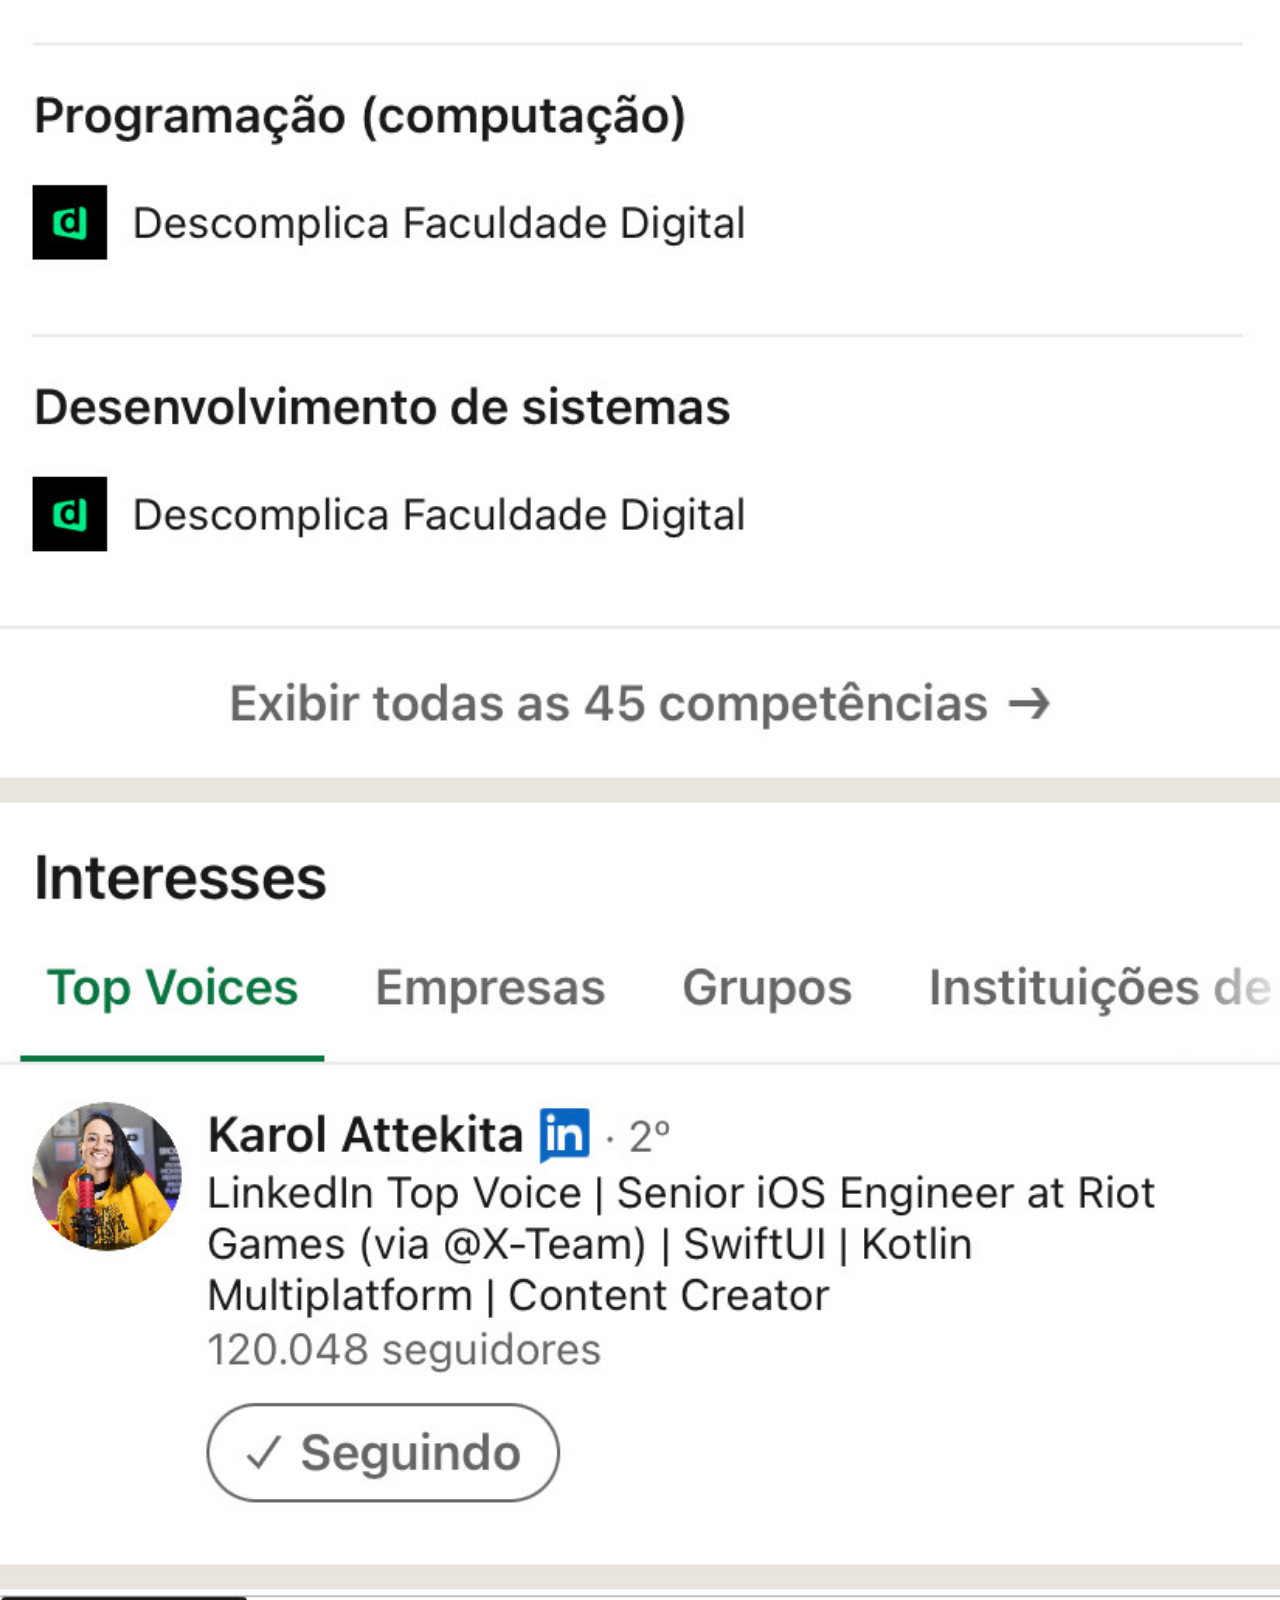
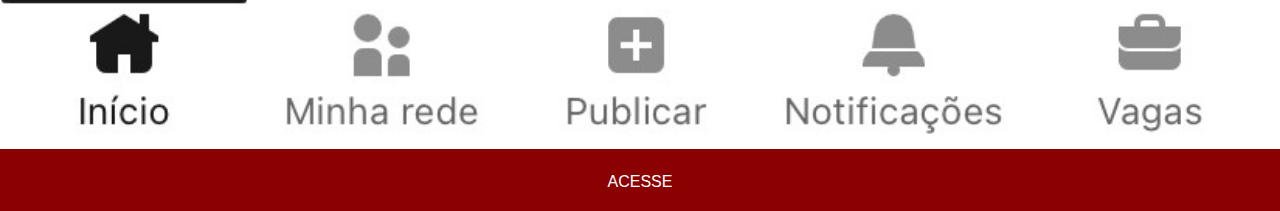
<file: paginas/linkedin.html>
<!DOCTYPE html>
<html lang="pt-br">
<head>
    <meta charset="UTF-8">
    <meta name="viewport" content="width=device-width, initial-scale=1.0">
    <link rel="stylesheet" href="../estilos/style2.css">
    <title>Linkedin</title>
</head>
<body>
    <img src="../imagens/tela-linkedin.jpg" alt="">
    <a href="https://www.linkedin.com/in/yancavalcante27/" target="_blank"><p>ACESSE</p></a>
</body>
</html>
</file>
<file: estilos/style.css>
* {
    margin: 0px;
    padding: 0px;
    border: 0px;
    box-sizing: border-box;
}

body {
    background-image: url(../imagens/fundo-redes.png);
    background-size: 100vw 100vh;
    background-repeat: no-repeat;
}

main {
    display: flex;
    justify-content: center;
    align-items: center;
    height: 100vh;

    background-image: url(../imagens/frame-iphone.png);
    background-repeat: no-repeat;
    background-position: center;
    background-size: 311px 627px;
}

iframe {
    width: 265px;
    height: 468px;
    position: relative;
    top: 3px;
    left: 0.5px;
    border-radius: 3px;
}

nav {
    position: fixed;
    top: 0;
    right: 0;
    height: 100vh;

    display: flex;
    flex-direction: column;
    justify-content: space-evenly;
    align-items: center;
    background-color: rgba(0, 0, 0, 0.300);
}

nav img {
    width: 100px;
    border-radius: 50%;
}

button {
    background-color: rgba(0, 0, 0, 0);
    margin: 0px 100px;
}

nav img:hover {
    border: 4px solid rgba(255, 255, 255, 0.6);
    transform: translate(-10px, -10px);
    transition: transform 0.6s, border 0.1s;
    box-shadow: 5px 5px 10px rgba(0, 0, 0, 0.6);
}
</file>
<file: estilos/responsividade.css>
@media (max-width: 927px) {
    nav {
        height: 100vh;
        width: 150px;
        justify-content: space-evenly;
    }
    
    nav img {
        width: 75px;      
    }
}

@media (max-width: 630px) {
    nav {
        position: fixed;
        top: 20px;
        right: 12px;
        height: 300px;
        width: 80px;
        justify-content: center;
        gap: 20px;
        border-radius: 80px;
    }
    
    nav img {
        width: 50px;      
    }
}
</file>
<file: estilos/style2.css>
* {
    margin: 0px;
    padding: 0px;
    border: 0px;
    box-sizing: border-box;
    font-family: Arial, Helvetica, sans-serif;
    background-color:darkred;
}

::-webkit-scrollbar {
    height: 0px;
    width: 0px;
}

img {
    width: 100vw;
}

a {
    text-decoration: none;
}

p {
    text-align: center;
    padding: 20px;
    color: white;
}
</file>
